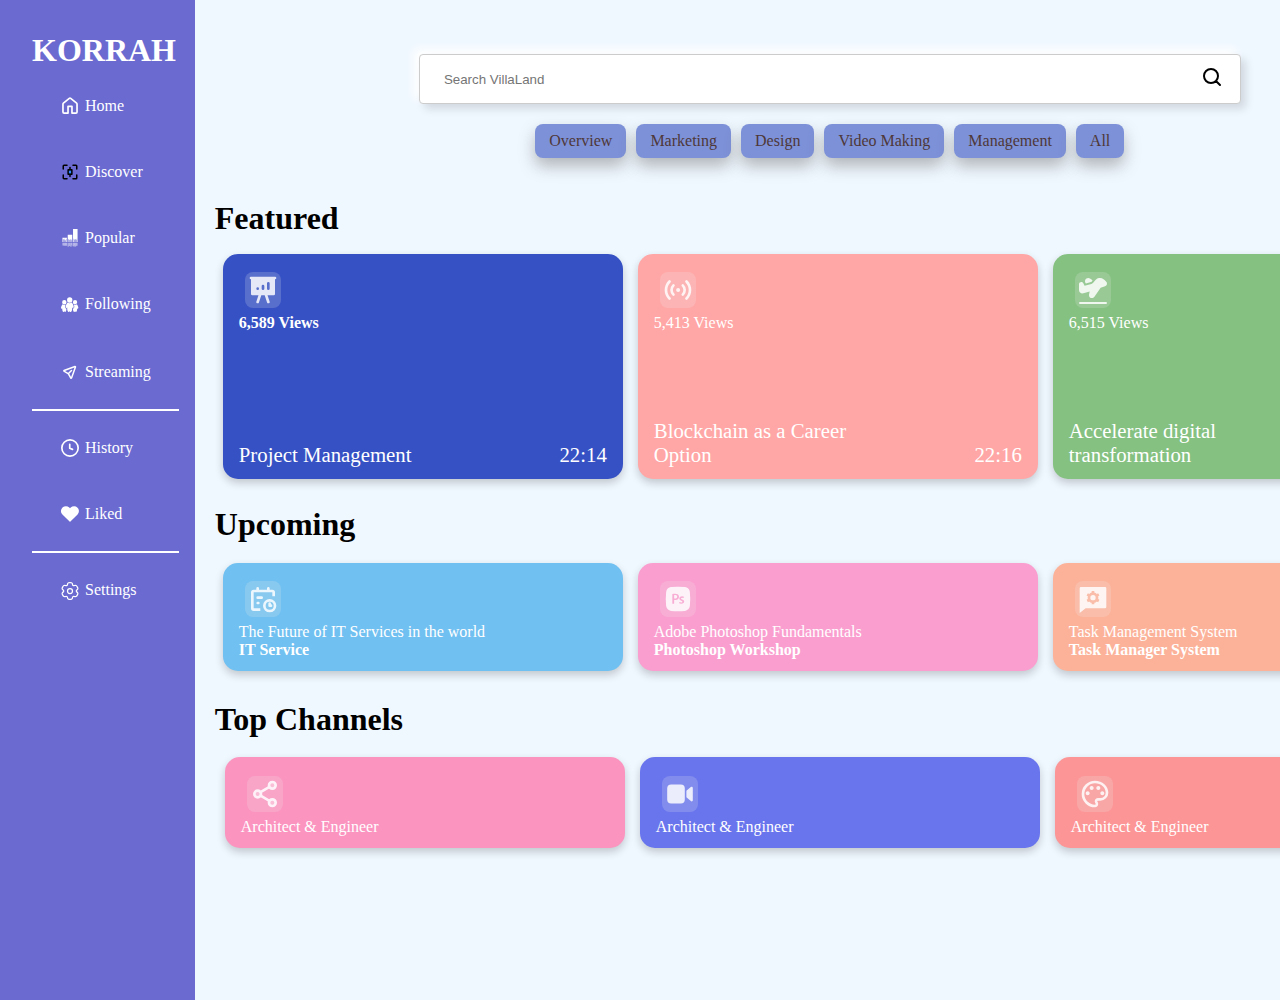
<file: URL/index.html>
<!DOCTYPE html>
<html lang="en">
  <head>
    <meta charset="UTF-8" />
    <meta name="viewport" content="width=device-width, initial-scale=1.0" />
    <title>URL-rep</title>
    <link rel="stylesheet" href="./main.css" />
  </head>

  <body>
    <div id="base">
      <!-- first div for the vertical first navigation division -->
      <div class="first-division">
        <h2>KORRAH</h2>
        <ul>
          <div class="side-bar">
            <li class="sidebar-li">
              <svg
                xmlns="http://www.w3.org/2000/svg"
                width="20"
                height="18"
                viewBox="0 0 16 16"
              >
                <path
                  fill="currentColor"
                  d="M6.906.664a1.749 1.749 0 0 1 2.187 0l5.25 4.2c.415.332.657.835.657 1.367v7.019A1.75 1.75 0 0 1 13.25 15h-3.5a.75.75 0 0 1-.75-.75V9H7v5.25a.75.75 0 0 1-.75.75h-3.5A1.75 1.75 0 0 1 1 13.25V6.23c0-.531.242-1.034.657-1.366l5.25-4.2Zm1.25 1.171a.25.25 0 0 0-.312 0l-5.25 4.2a.25.25 0 0 0-.094.196v7.019c0 .138.112.25.25.25H5.5V8.25a.75.75 0 0 1 .75-.75h3.5a.75.75 0 0 1 .75.75v5.25h2.75a.25.25 0 0 0 .25-.25V6.23a.25.25 0 0 0-.094-.195Z"
                />
              </svg>
              <span>Home</span>
            </li>
            <li class="sidebar-li">
              <svg
                xmlns="http://www.w3.org/2000/svg"
                width="20"
                height="18"
                viewBox="0 0 48 48"
              >
                <g
                  fill="none"
                  stroke="#000"
                  stroke-linejoin="round"
                  stroke-width="4"
                >
                  <path
                    stroke-linecap="round"
                    d="M16 6H8C6.89543 6 6 6.89543 6 8V16"
                  />
                  <path
                    stroke-linecap="round"
                    d="M16 42H8C6.89543 42 6 41.1046 6 40V32"
                  />
                  <path
                    stroke-linecap="round"
                    d="M32 42H40C41.1046 42 42 41.1046 42 40V32"
                  />
                  <path
                    stroke-linecap="round"
                    d="M32 6H40C41.1046 6 42 6.89543 42 8V16"
                  />
                  <rect width="10" height="12" x="19" y="18" fill="#2F88FF" />
                  <path stroke-linecap="round" d="M24 18V12" />
                  <path stroke-linecap="round" d="M24 36V30" />
                </g>
              </svg>
              <span>Discover</span>
            </li>
            <li class="sidebar-li">
              <svg
                xmlns="http://www.w3.org/2000/svg"
                width="20"
                height="18"
                viewBox="0 0 24 24"
              >
                <path
                  fill="currentColor"
                  d="M16.038 0h6.052v17.229h-.702v-4.333h-.413v4.333h-.29v-2.521h-.412v2.52h-.29v-4.04h-.413v4.04h-.289V13.98h-.414v3.25h-.33v-2.521h-.371v2.52h-.331v-3.791h-.413v3.792h-.289v-4.333h-.414v4.333h-.701c.02-5.73.02-11.457.02-17.229ZM8.995 7.624h6.01v9.605h-.66v-2.23h-.414v2.23h-.288v-3.5h-.414v3.5h-.289v-3.5h-.413v3.5h-.33v-2.77h-.372v2.77h-.331v-2.77h-.413v2.77h-.289V14.23h-.414v3h-.289v-3.793h-.412v3.793h-.703c.02-2.687.02-6.958.02-9.605zM7.28 12.896h-.414v4.29h-.288v-1.978h-.414v1.98h-.33v-2.772h-.372v2.77h-.33v-4.04h-.414v4.04H4.43v-2.228h-.414v2.229h-.289v-3.25h-.414v3.25h-.289v-3.75h-.412v3.75H1.91V11.54h6.011v5.646h-.66c.02-1.395.02-2.833.02-4.291zm5.969 5.5h.371V24h-.371Zm4.213 0h.33v5.52h-.33zm-7.436 5.396h-.33v-5.398h.33v5.397zm7.064-5.397v5.397h-.33v-5.398h.33zm-4.544 0h.33v5.23h-.33zm6.342 0h.33v5.23h-.33zm-9.894 0h.33v4.897h-.33v-4.898ZM19.92 23.25h-.33v-4.856h.33v4.855zm-9.17-.042h-.33v-4.833h.33zm4.254-.042h-.33v-4.79h.33v4.791zm-3.511-.374h-.372v-4.417h.372zm9.852.208h-.33v-4.625h.33zm-9.191-.208h-.33v-4.417h.33zm3.883-4.397h.331v4.417h-.33Zm-9.852 4.063v-4.082h.371v4.083h-.371Zm11.98-.042v-4.04h.371v4.041h-.371zM4.8 18.396h.33v4.25H4.8v-4.252Zm16.916 0h.372v4h-.372v-4.002ZM6.91 22.415v-4.04h.33v4.041h-.33Zm-1.426-.042v-3.998h.33v4h-.33Zm15.162 0h-.331v-3.998h.33v4zm-16.96-.04h-.33v-3.917h.33zm-.701-.23h-.372v-3.709h.372Zm10.967-3.709h.372v3.625h-.372zm-5.97 3.793h-.33v-3.793h.33zm-6.009-3.794h.33v3.584h-.33zm2.128 0h.33v3.584H4.1z"
                />
              </svg>
              Popular
            </li>
            <li class="sidebar-li">
              <svg
                xmlns="http://www.w3.org/2000/svg"
                width="20"
                height="20"
                viewBox="0 0 32 32"
              >
                <path
                  fill="currentColor"
                  d="M21.066 20.667c1.227-.682 1.068-3.31-.354-5.874c-.61-1.104-1.36-1.998-2.11-2.623a5.229 5.229 0 0 1-3.1 1.03a5.23 5.23 0 0 1-3.105-1.03c-.75.625-1.498 1.52-2.11 2.623c-1.423 2.563-1.58 5.192-.35 5.874c.548.312 1.126.078 1.722-.496a10.51 10.51 0 0 0-.167 1.874c0 2.938 1.14 5.312 2.543 5.312c.846 0 1.265-.865 1.466-2.188c.2 1.314.62 2.188 1.46 2.188c1.397 0 2.546-2.375 2.546-5.312c0-.66-.062-1.29-.168-1.873c.6.575 1.176.813 1.726.497zM15.5 12.2a4.279 4.279 0 1 0-.003-8.557A4.279 4.279 0 0 0 15.5 12.2zm8.594 2.714a3.514 3.514 0 0 0 0-7.025a3.513 3.513 0 1 0 .001 7.027zm4.28 2.13c-.502-.908-1.116-1.642-1.732-2.155a4.3 4.3 0 0 1-2.546.845c-.756 0-1.46-.207-2.076-.55c.496 1.093.803 2.2.86 3.19c.094 1.516-.38 2.64-1.328 3.165a2.017 2.017 0 0 1-.653.224c-.057.392-.096.8-.096 1.23c0 2.413.935 4.362 2.088 4.362c.694 0 1.04-.71 1.204-1.796c.163 1.08.508 1.796 1.2 1.796c1.145 0 2.09-1.95 2.09-4.36c0-.543-.053-1.06-.14-1.54c.492.473.966.668 1.418.408c1.007-.56.877-2.718-.29-4.82zm-21.468-2.13a3.512 3.512 0 1 0-3.514-3.512a3.515 3.515 0 0 0 3.514 3.514zm2.535 6.622c-1.592-.885-1.738-3.524-.456-6.354a4.242 4.242 0 0 1-2.078.553c-.956 0-1.832-.32-2.55-.846c-.615.512-1.228 1.246-1.732 2.153c-1.167 2.104-1.295 4.262-.287 4.82c.45.258.925.065 1.414-.406a8.83 8.83 0 0 0-.135 1.538c0 2.412.935 4.36 2.088 4.36c.694 0 1.04-.71 1.204-1.795c.165 1.08.51 1.796 1.2 1.796c1.147 0 2.09-1.95 2.09-4.36c0-.433-.04-.842-.097-1.234a2.02 2.02 0 0 1-.66-.226z"
                />
              </svg>
              Following
            </li>
            <li class="sidebar-li">
              <svg
                xmlns="http://www.w3.org/2000/svg"
                width="20"
                height="18"
                viewBox="0 0 24 24"
              >
                <g fill="none" fill-rule="evenodd">
                  <path
                    d="M24 0v24H0V0h24ZM12.594 23.258l-.012.002l-.071.035l-.02.004l-.014-.004l-.071-.036c-.01-.003-.019 0-.024.006l-.004.01l-.017.428l.005.02l.01.013l.104.074l.015.004l.012-.004l.104-.074l.012-.016l.004-.017l-.017-.427c-.002-.01-.009-.017-.016-.018Zm.264-.113l-.014.002l-.184.093l-.01.01l-.003.011l.018.43l.005.012l.008.008l.201.092c.012.004.023 0 .029-.008l.004-.014l-.034-.614c-.003-.012-.01-.02-.02-.022Zm-.715.002a.023.023 0 0 0-.027.006l-.006.014l-.034.614c0 .012.007.02.017.024l.015-.002l.201-.093l.01-.008l.003-.011l.018-.43l-.003-.012l-.01-.01l-.184-.092Z"
                  />
                  <path
                    fill="currentColor"
                    d="M17.991 6.01L5.399 10.563l4.195 2.428l3.699-3.7a1 1 0 0 1 1.414 1.415l-3.7 3.7l2.43 4.194L17.99 6.01Zm.323-2.244c1.195-.433 2.353.725 1.92 1.92l-5.282 14.605c-.434 1.198-2.07 1.344-2.709.241l-3.217-5.558l-5.558-3.217c-1.103-.639-.958-2.275.241-2.709l14.605-5.282Z"
                  />
                </g>
              </svg>
              Streaming
            </li>
          </div>
          <div class="side-bar-sec2">
            <li class="sidebar-li">
              <svg
                xmlns="http://www.w3.org/2000/svg"
                width="20"
                height="18"
                viewBox="0 0 16 16"
              >
                <path
                  fill="currentColor"
                  d="M8 0a8 8 0 1 1 0 16A8 8 0 0 1 8 0ZM1.5 8a6.5 6.5 0 1 0 13 0a6.5 6.5 0 0 0-13 0Zm7-3.25v2.992l2.028.812a.75.75 0 0 1-.557 1.392l-2.5-1A.751.751 0 0 1 7 8.25v-3.5a.75.75 0 0 1 1.5 0Z"
                />
              </svg>
              History
            </li>
            <li class="sidebar-li">
              <svg
                xmlns="http://www.w3.org/2000/svg"
                width="20"
                height="18"
                viewBox="0 0 15 15"
              >
                <path
                  fill="currentColor"
                  d="M4.036 1a4.036 4.036 0 0 0-2.854 6.89l5.964 5.964a.5.5 0 0 0 .708 0l5.964-5.965a4.036 4.036 0 0 0-5.707-5.707l-.611.61l-.61-.61A4.036 4.036 0 0 0 4.035 1Z"
                />
              </svg>
              Liked
            </li>
          </div>
          <div class="side-bar-sec3">
            <li class="sidebar-li">
              <svg
                xmlns="http://www.w3.org/2000/svg"
                width="20"
                height="20"
                viewBox="0 0 24 24"
              >
                <g fill="none" stroke="currentColor" stroke-width="1.5">
                  <circle cx="12" cy="12" r="3" />
                  <path
                    d="M13.765 2.152C13.398 2 12.932 2 12 2c-.932 0-1.398 0-1.765.152a2 2 0 0 0-1.083 1.083c-.092.223-.129.484-.143.863a1.617 1.617 0 0 1-.79 1.353a1.617 1.617 0 0 1-1.567.008c-.336-.178-.579-.276-.82-.308a2 2 0 0 0-1.478.396C4.04 5.79 3.806 6.193 3.34 7c-.466.807-.7 1.21-.751 1.605a2 2 0 0 0 .396 1.479c.148.192.355.353.676.555c.473.297.777.803.777 1.361c0 .558-.304 1.064-.777 1.36c-.321.203-.529.364-.676.556a2 2 0 0 0-.396 1.479c.052.394.285.798.75 1.605c.467.807.7 1.21 1.015 1.453a2 2 0 0 0 1.479.396c.24-.032.483-.13.819-.308a1.617 1.617 0 0 1 1.567.008c.483.28.77.795.79 1.353c.014.38.05.64.143.863a2 2 0 0 0 1.083 1.083C10.602 22 11.068 22 12 22c.932 0 1.398 0 1.765-.152a2 2 0 0 0 1.083-1.083c.092-.223.129-.483.143-.863c.02-.558.307-1.074.79-1.353a1.617 1.617 0 0 1 1.567-.008c.336.178.579.276.819.308a2 2 0 0 0 1.479-.396c.315-.242.548-.646 1.014-1.453c.466-.807.7-1.21.751-1.605a2 2 0 0 0-.396-1.479c-.148-.192-.355-.353-.676-.555A1.617 1.617 0 0 1 19.562 12c0-.558.304-1.064.777-1.36c.321-.203.529-.364.676-.556a2 2 0 0 0 .396-1.479c-.052-.394-.285-.798-.75-1.605c-.467-.807-.7-1.21-1.015-1.453a2 2 0 0 0-1.479-.396c-.24.032-.483.13-.82.308a1.617 1.617 0 0 1-1.566-.008a1.617 1.617 0 0 1-.79-1.353c-.014-.38-.05-.64-.143-.863a2 2 0 0 0-1.083-1.083Z"
                  />
                </g>
              </svg>
              Settings
            </li>
          </div>
        </ul>
      </div>

      <!-- ========================================================== -->
      <!-- for the mobile view  -->
      <!-- ==========================================================      <div class="first-division"> -->
      <div class="upper-nav">
        <div class="iconify" id="menu">
          <svg
            xmlns="http://www.w3.org/2000/svg"
            width="24"
            height="24"
            viewBox="0 0 24 24"
          >
            <path
              fill="none"
              stroke="currentColor"
              stroke-linecap="round"
              stroke-linejoin="round"
              stroke-width="2"
              d="M4 12h16M4 6h16M4 18h16"
            />
          </svg>
        </div>
        <div>
          <h1>CORASON</h1>
        </div>
        <div class="iconify" id="file">
          <svg
            xmlns="http://www.w3.org/2000/svg"
            width="24"
            height="24"
            viewBox="0 0 2048 2048"
          >
            <path
              fill="currentColor"
              d="M608 256q45 0 77 9t58 24t46 31t40 31t44 23t55 10h992q27 0 50 10t40 27t28 41t10 50v896h-128V512H928q-31 0-54 9t-44 24t-41 31t-45 31t-58 23t-78 10H128v1024h1024v128H0V384q0-27 10-50t27-40t41-28t50-10h480zm0 256q24 0 42-4t33-13t29-20t32-27q-17-15-31-26t-30-20t-33-13t-42-5H128v128h480zm1184 1152h256v128h-256v256h-128v-256h-256v-128h256v-256h128v256zm-339-723l-429 430l-429-430l90-90l339 338l339-338l90 90z"
            />
          </svg>
        </div>
      </div>
      <div class="trial">
        <!-- cross icon for the mobile -->
        <div class="search-cross">
          <div id="cross">
            <span>
              <svg
                xmlns="http://www.w3.org/2000/svg"
                width="23"
                height="23"
                viewBox="0 0 15 15"
              >
                <path
                  fill="currentColor"
                  fill-rule="evenodd"
                  d="M11.782 4.032a.575.575 0 1 0-.813-.814L7.5 6.687L4.032 3.218a.575.575 0 0 0-.814.814L6.687 7.5l-3.469 3.468a.575.575 0 0 0 .814.814L7.5 8.313l3.469 3.469a.575.575 0 0 0 .813-.814L8.313 7.5l3.469-3.468Z"
                  clip-rule="evenodd"
                />
              </svg>
            </span>
          </div>
          <!-- the cross icon ends here -->
          <div class="topnav1">
            <div class="search1">
              <input
                class="input-field"
                type="text"
                placeholder="Search VillaLand"
              />
            </div>
            <div class="text-[#000000] text-xl">
              <svg
                xmlns="http://www.w3.org/2000/svg"
                width="24"
                height="24"
                viewBox="0 0 24 24"
              >
                <path
                  fill="none"
                  stroke="currentColor"
                  stroke-linecap="round"
                  stroke-linejoin="round"
                  stroke-width="2"
                  d="m20 20l-4.05-4.05m0 0a7 7 0 1 0-9.9-9.9a7 7 0 0 0 9.9 9.9z"
                />
              </svg>
            </div>
          </div>
        </div>

        <ul>
          <div class="mobile-bar">
            <li class="mobilebar-li">
              <svg
                xmlns="http://www.w3.org/2000/svg"
                width="20"
                height="18"
                viewBox="0 0 16 16"
              >
                <path
                  fill="currentColor"
                  d="M6.906.664a1.749 1.749 0 0 1 2.187 0l5.25 4.2c.415.332.657.835.657 1.367v7.019A1.75 1.75 0 0 1 13.25 15h-3.5a.75.75 0 0 1-.75-.75V9H7v5.25a.75.75 0 0 1-.75.75h-3.5A1.75 1.75 0 0 1 1 13.25V6.23c0-.531.242-1.034.657-1.366l5.25-4.2Zm1.25 1.171a.25.25 0 0 0-.312 0l-5.25 4.2a.25.25 0 0 0-.094.196v7.019c0 .138.112.25.25.25H5.5V8.25a.75.75 0 0 1 .75-.75h3.5a.75.75 0 0 1 .75.75v5.25h2.75a.25.25 0 0 0 .25-.25V6.23a.25.25 0 0 0-.094-.195Z"
                />
              </svg>
              <span>Home</span>
            </li>
            <li class="mobilebar-li">
              <svg
                xmlns="http://www.w3.org/2000/svg"
                width="20"
                height="18"
                viewBox="0 0 48 48"
              >
                <g
                  fill="none"
                  stroke="#000"
                  stroke-linejoin="round"
                  stroke-width="4"
                >
                  <path
                    stroke-linecap="round"
                    d="M16 6H8C6.89543 6 6 6.89543 6 8V16"
                  />
                  <path
                    stroke-linecap="round"
                    d="M16 42H8C6.89543 42 6 41.1046 6 40V32"
                  />
                  <path
                    stroke-linecap="round"
                    d="M32 42H40C41.1046 42 42 41.1046 42 40V32"
                  />
                  <path
                    stroke-linecap="round"
                    d="M32 6H40C41.1046 6 42 6.89543 42 8V16"
                  />
                  <rect width="10" height="12" x="19" y="18" fill="#2F88FF" />
                  <path stroke-linecap="round" d="M24 18V12" />
                  <path stroke-linecap="round" d="M24 36V30" />
                </g>
              </svg>
              <span>Discover</span>
            </li>
            <li class="mobilebar-li">
              <svg
                xmlns="http://www.w3.org/2000/svg"
                width="20"
                height="18"
                viewBox="0 0 24 24"
              >
                <path
                  fill="currentColor"
                  d="M16.038 0h6.052v17.229h-.702v-4.333h-.413v4.333h-.29v-2.521h-.412v2.52h-.29v-4.04h-.413v4.04h-.289V13.98h-.414v3.25h-.33v-2.521h-.371v2.52h-.331v-3.791h-.413v3.792h-.289v-4.333h-.414v4.333h-.701c.02-5.73.02-11.457.02-17.229ZM8.995 7.624h6.01v9.605h-.66v-2.23h-.414v2.23h-.288v-3.5h-.414v3.5h-.289v-3.5h-.413v3.5h-.33v-2.77h-.372v2.77h-.331v-2.77h-.413v2.77h-.289V14.23h-.414v3h-.289v-3.793h-.412v3.793h-.703c.02-2.687.02-6.958.02-9.605zM7.28 12.896h-.414v4.29h-.288v-1.978h-.414v1.98h-.33v-2.772h-.372v2.77h-.33v-4.04h-.414v4.04H4.43v-2.228h-.414v2.229h-.289v-3.25h-.414v3.25h-.289v-3.75h-.412v3.75H1.91V11.54h6.011v5.646h-.66c.02-1.395.02-2.833.02-4.291zm5.969 5.5h.371V24h-.371Zm4.213 0h.33v5.52h-.33zm-7.436 5.396h-.33v-5.398h.33v5.397zm7.064-5.397v5.397h-.33v-5.398h.33zm-4.544 0h.33v5.23h-.33zm6.342 0h.33v5.23h-.33zm-9.894 0h.33v4.897h-.33v-4.898ZM19.92 23.25h-.33v-4.856h.33v4.855zm-9.17-.042h-.33v-4.833h.33zm4.254-.042h-.33v-4.79h.33v4.791zm-3.511-.374h-.372v-4.417h.372zm9.852.208h-.33v-4.625h.33zm-9.191-.208h-.33v-4.417h.33zm3.883-4.397h.331v4.417h-.33Zm-9.852 4.063v-4.082h.371v4.083h-.371Zm11.98-.042v-4.04h.371v4.041h-.371zM4.8 18.396h.33v4.25H4.8v-4.252Zm16.916 0h.372v4h-.372v-4.002ZM6.91 22.415v-4.04h.33v4.041h-.33Zm-1.426-.042v-3.998h.33v4h-.33Zm15.162 0h-.331v-3.998h.33v4zm-16.96-.04h-.33v-3.917h.33zm-.701-.23h-.372v-3.709h.372Zm10.967-3.709h.372v3.625h-.372zm-5.97 3.793h-.33v-3.793h.33zm-6.009-3.794h.33v3.584h-.33zm2.128 0h.33v3.584H4.1z"
                />
              </svg>
              Popular
            </li>
            <li class="mobilebar-li">
              <svg
                xmlns="http://www.w3.org/2000/svg"
                width="20"
                height="20"
                viewBox="0 0 32 32"
              >
                <path
                  fill="currentColor"
                  d="M21.066 20.667c1.227-.682 1.068-3.31-.354-5.874c-.61-1.104-1.36-1.998-2.11-2.623a5.229 5.229 0 0 1-3.1 1.03a5.23 5.23 0 0 1-3.105-1.03c-.75.625-1.498 1.52-2.11 2.623c-1.423 2.563-1.58 5.192-.35 5.874c.548.312 1.126.078 1.722-.496a10.51 10.51 0 0 0-.167 1.874c0 2.938 1.14 5.312 2.543 5.312c.846 0 1.265-.865 1.466-2.188c.2 1.314.62 2.188 1.46 2.188c1.397 0 2.546-2.375 2.546-5.312c0-.66-.062-1.29-.168-1.873c.6.575 1.176.813 1.726.497zM15.5 12.2a4.279 4.279 0 1 0-.003-8.557A4.279 4.279 0 0 0 15.5 12.2zm8.594 2.714a3.514 3.514 0 0 0 0-7.025a3.513 3.513 0 1 0 .001 7.027zm4.28 2.13c-.502-.908-1.116-1.642-1.732-2.155a4.3 4.3 0 0 1-2.546.845c-.756 0-1.46-.207-2.076-.55c.496 1.093.803 2.2.86 3.19c.094 1.516-.38 2.64-1.328 3.165a2.017 2.017 0 0 1-.653.224c-.057.392-.096.8-.096 1.23c0 2.413.935 4.362 2.088 4.362c.694 0 1.04-.71 1.204-1.796c.163 1.08.508 1.796 1.2 1.796c1.145 0 2.09-1.95 2.09-4.36c0-.543-.053-1.06-.14-1.54c.492.473.966.668 1.418.408c1.007-.56.877-2.718-.29-4.82zm-21.468-2.13a3.512 3.512 0 1 0-3.514-3.512a3.515 3.515 0 0 0 3.514 3.514zm2.535 6.622c-1.592-.885-1.738-3.524-.456-6.354a4.242 4.242 0 0 1-2.078.553c-.956 0-1.832-.32-2.55-.846c-.615.512-1.228 1.246-1.732 2.153c-1.167 2.104-1.295 4.262-.287 4.82c.45.258.925.065 1.414-.406a8.83 8.83 0 0 0-.135 1.538c0 2.412.935 4.36 2.088 4.36c.694 0 1.04-.71 1.204-1.795c.165 1.08.51 1.796 1.2 1.796c1.147 0 2.09-1.95 2.09-4.36c0-.433-.04-.842-.097-1.234a2.02 2.02 0 0 1-.66-.226z"
                />
              </svg>
              Following
            </li>
            <li class="mobilebar-li">
              <svg
                xmlns="http://www.w3.org/2000/svg"
                width="20"
                height="18"
                viewBox="0 0 24 24"
              >
                <g fill="none" fill-rule="evenodd">
                  <path
                    d="M24 0v24H0V0h24ZM12.594 23.258l-.012.002l-.071.035l-.02.004l-.014-.004l-.071-.036c-.01-.003-.019 0-.024.006l-.004.01l-.017.428l.005.02l.01.013l.104.074l.015.004l.012-.004l.104-.074l.012-.016l.004-.017l-.017-.427c-.002-.01-.009-.017-.016-.018Zm.264-.113l-.014.002l-.184.093l-.01.01l-.003.011l.018.43l.005.012l.008.008l.201.092c.012.004.023 0 .029-.008l.004-.014l-.034-.614c-.003-.012-.01-.02-.02-.022Zm-.715.002a.023.023 0 0 0-.027.006l-.006.014l-.034.614c0 .012.007.02.017.024l.015-.002l.201-.093l.01-.008l.003-.011l.018-.43l-.003-.012l-.01-.01l-.184-.092Z"
                  />
                  <path
                    fill="currentColor"
                    d="M17.991 6.01L5.399 10.563l4.195 2.428l3.699-3.7a1 1 0 0 1 1.414 1.415l-3.7 3.7l2.43 4.194L17.99 6.01Zm.323-2.244c1.195-.433 2.353.725 1.92 1.92l-5.282 14.605c-.434 1.198-2.07 1.344-2.709.241l-3.217-5.558l-5.558-3.217c-1.103-.639-.958-2.275.241-2.709l14.605-5.282Z"
                  />
                </g>
              </svg>
              Streaming
            </li>
          </div>
          <div class="mobile-bar-sec2">
            <li class="mobilebar-li">
              <svg
                xmlns="http://www.w3.org/2000/svg"
                width="20"
                height="18"
                viewBox="0 0 16 16"
              >
                <path
                  fill="currentColor"
                  d="M8 0a8 8 0 1 1 0 16A8 8 0 0 1 8 0ZM1.5 8a6.5 6.5 0 1 0 13 0a6.5 6.5 0 0 0-13 0Zm7-3.25v2.992l2.028.812a.75.75 0 0 1-.557 1.392l-2.5-1A.751.751 0 0 1 7 8.25v-3.5a.75.75 0 0 1 1.5 0Z"
                />
              </svg>
              History
            </li>
            <li class="mobilebar-li">
              <svg
                xmlns="http://www.w3.org/2000/svg"
                width="20"
                height="18"
                viewBox="0 0 15 15"
              >
                <path
                  fill="currentColor"
                  d="M4.036 1a4.036 4.036 0 0 0-2.854 6.89l5.964 5.964a.5.5 0 0 0 .708 0l5.964-5.965a4.036 4.036 0 0 0-5.707-5.707l-.611.61l-.61-.61A4.036 4.036 0 0 0 4.035 1Z"
                />
              </svg>
              Liked
            </li>
          </div>
          <div class="mobile-bar-sec3">
            <li class="mobilebar-li">
              <svg
                xmlns="http://www.w3.org/2000/svg"
                width="20"
                height="20"
                viewBox="0 0 24 24"
              >
                <g fill="none" stroke="currentColor" stroke-width="1.5">
                  <circle cx="12" cy="12" r="3" />
                  <path
                    d="M13.765 2.152C13.398 2 12.932 2 12 2c-.932 0-1.398 0-1.765.152a2 2 0 0 0-1.083 1.083c-.092.223-.129.484-.143.863a1.617 1.617 0 0 1-.79 1.353a1.617 1.617 0 0 1-1.567.008c-.336-.178-.579-.276-.82-.308a2 2 0 0 0-1.478.396C4.04 5.79 3.806 6.193 3.34 7c-.466.807-.7 1.21-.751 1.605a2 2 0 0 0 .396 1.479c.148.192.355.353.676.555c.473.297.777.803.777 1.361c0 .558-.304 1.064-.777 1.36c-.321.203-.529.364-.676.556a2 2 0 0 0-.396 1.479c.052.394.285.798.75 1.605c.467.807.7 1.21 1.015 1.453a2 2 0 0 0 1.479.396c.24-.032.483-.13.819-.308a1.617 1.617 0 0 1 1.567.008c.483.28.77.795.79 1.353c.014.38.05.64.143.863a2 2 0 0 0 1.083 1.083C10.602 22 11.068 22 12 22c.932 0 1.398 0 1.765-.152a2 2 0 0 0 1.083-1.083c.092-.223.129-.483.143-.863c.02-.558.307-1.074.79-1.353a1.617 1.617 0 0 1 1.567-.008c.336.178.579.276.819.308a2 2 0 0 0 1.479-.396c.315-.242.548-.646 1.014-1.453c.466-.807.7-1.21.751-1.605a2 2 0 0 0-.396-1.479c-.148-.192-.355-.353-.676-.555A1.617 1.617 0 0 1 19.562 12c0-.558.304-1.064.777-1.36c.321-.203.529-.364.676-.556a2 2 0 0 0 .396-1.479c-.052-.394-.285-.798-.75-1.605c-.467-.807-.7-1.21-1.015-1.453a2 2 0 0 0-1.479-.396c-.24.032-.483.13-.82.308a1.617 1.617 0 0 1-1.566-.008a1.617 1.617 0 0 1-.79-1.353c-.014-.38-.05-.64-.143-.863a2 2 0 0 0-1.083-1.083Z"
                  />
                </g>
              </svg>
              Settings
            </li>
          </div>
        </ul>
      </div>
      <div class="prof1">
        <div class="face">
          <img src="me.jpeg" />
          <h4>Della Milley</h4>
        </div>
        <div class="pigs-con">
          <div class="pictures">
            <img src="random pic/Beach.webp" />
          </div>
          <div class="pictures">
            <img src="random pic/park.webp" />
          </div>
          <div class="pictures">
            <img src="random pic/sand.webp" />
          </div>
          <div class="pictures">
            <img src="random pic/scenic.webp" />
          </div>
          <div class="pictures">
            <img src="random pic/traveler.webp" />
          </div>
          <div class="pictures">
            <img src="random pic/view.webp" />
          </div>
        </div>
      </div>
      <!-- it ends here! for the mobile view -->

      <!-- secong div for the vertical second navigation division -->
      <div class="second-division">
        <div class="topnav">
          <div class="search">
            <input
              class="input-field"
              type="text"
              placeholder="Search VillaLand"
            />
            <div class="text-[#3651c6] text-xl">
              <svg
                xmlns="http://www.w3.org/2000/svg"
                width="24"
                height="24"
                viewBox="0 0 24 24"
              >
                <path
                  fill="none"
                  stroke="currentColor"
                  stroke-linecap="round"
                  stroke-linejoin="round"
                  stroke-width="2"
                  d="m20 20l-4.05-4.05m0 0a7 7 0 1 0-9.9-9.9a7 7 0 0 0 9.9 9.9z"
                />
              </svg>
            </div>
          </div>
          <div>
            <ul class="top-bar">
              <li>Overview</li>
              <li>Marketing</li>
              <li>Design</li>
              <li>Video Making</li>
              <li>Management</li>
              <li>All</li>
            </ul>
          </div>
        </div>

        <!-- for the tablet responsiveness -->
        <div class="tablet-head">
          <div class="top">
            <div class="search2">
              <input
                class="input-field"
                type="text"
                placeholder="Search VillaLand"
              />
              <div class="text-[#3651c6] text-xl">
                <svg
                  xmlns="http://www.w3.org/2000/svg"
                  width="24"
                  height="24"
                  viewBox="0 0 24 24"
                >
                  <path
                    fill="none"
                    stroke="currentColor"
                    stroke-linecap="round"
                    stroke-linejoin="round"
                    stroke-width="2"
                    d="m20 20l-4.05-4.05m0 0a7 7 0 1 0-9.9-9.9a7 7 0 0 0 9.9 9.9z"
                  />
                </svg>
              </div>
            </div>
            <div class="iconify2" id="files">
              <svg
                xmlns="http://www.w3.org/2000/svg"
                width="30"
                height="30"
                viewBox="0 0 2048 2048"
              >
                <path
                  fill="currentColor"
                  d="M608 256q45 0 77 9t58 24t46 31t40 31t44 23t55 10h992q27 0 50 10t40 27t28 41t10 50v896h-128V512H928q-31 0-54 9t-44 24t-41 31t-45 31t-58 23t-78 10H128v1024h1024v128H0V384q0-27 10-50t27-40t41-28t50-10h480zm0 256q24 0 42-4t33-13t29-20t32-27q-17-15-31-26t-30-20t-33-13t-42-5H128v128h480zm1184 1152h256v128h-256v256h-128v-256h-256v-128h256v-256h128v256zm-339-723l-429 430l-429-430l90-90l339 338l339-338l90 90z"
                />
              </svg>
            </div>
          </div>
          <div>
            <ul class="top-bar">
              <li>Overview</li>
              <li>Marketing</li>
              <li>Design</li>
              <li>Video Making</li>
              <li>Management</li>
              <li>All</li>
            </ul>
          </div>
        </div>

        <!-- {the div section for the first row of cards} -->
        <div class="cards-container">
          <h2>Featured</h2>
          <div class="first-row">
            <div class="card feature-card one">
              <div class="icon">
                <svg
                  xmlns="http://www.w3.org/2000/svg"
                  width="32"
                  height="32"
                  viewBox="0 0 24 24"
                >
                  <path
                    fill="currentColor"
                    fill-rule="evenodd"
                    d="M2 3a1 1 0 0 1 1-1h18a1 1 0 1 1 0 2v11a1 1 0 0 1-1 1h-4.613l1.562 4.684a1 1 0 0 1-1.898.632L13.28 16h-2.558L8.95 21.316a1 1 0 1 1-1.898-.632L8.613 16H4a1 1 0 0 1-1-1V4a1 1 0 0 1-1-1zm15 4a1 1 0 1 0-2 0v4a1 1 0 1 0 2 0V7zm-4 2a1 1 0 1 0-2 0v2a1 1 0 1 0 2 0V9zm-5 1a1 1 0 1 0 0 2h.01a1 1 0 1 0 0-2H8z"
                    clip-rule="evenodd"
                  />
                </svg>
              </div>
              <h4>6,589 Views</h4>

              <div class="sub-container">
                <p class="card-desc">Project Management</p>

                <p>22:14</p>
              </div>
            </div>
            <div class="card feature-card two">
              <div class="icon">
                <svg
                  xmlns="http://www.w3.org/2000/svg"
                  width="32"
                  height="32"
                  viewBox="0 0 24 24"
                >
                  <path
                    fill="currentColor"
                    d="M6.343 4.938a1 1 0 0 1 0 1.415a8.003 8.003 0 0 0 0 11.317a1 1 0 1 1-1.414 1.414c-3.907-3.906-3.907-10.24 0-14.146a1 1 0 0 1 1.414 0Zm12.732 0c3.906 3.907 3.906 10.24 0 14.146a1 1 0 0 1-1.415-1.414a8.003 8.003 0 0 0 0-11.317a1 1 0 0 1 1.415-1.415ZM9.31 7.812a1 1 0 0 1 0 1.414a3.92 3.92 0 0 0 0 5.544a1 1 0 1 1-1.415 1.414a5.92 5.92 0 0 1 0-8.372a1 1 0 0 1 1.415 0Zm6.958 0a5.92 5.92 0 0 1 0 8.372a1 1 0 0 1-1.414-1.414a3.92 3.92 0 0 0 0-5.544a1 1 0 0 1 1.414-1.414Zm-4.186 2.77a1.5 1.5 0 1 1 0 3a1.5 1.5 0 0 1 0-3Z"
                  />
                </svg>
              </div>
              <h>5,413 Views</h>
              <div class="sub-container">
                <p class="card-desc">Blockchain as a Career Option</p>
                <p>22:16</p>
              </div>
            </div>
            <div class="card feature-card three">
              <div class="icon">
                <svg
                  xmlns="http://www.w3.org/2000/svg"
                  width="32"
                  height="32"
                  viewBox="0 0 16 16"
                >
                  <path
                    fill="currentColor"
                    d="M8.591 3.742c-.107.14-.204.279-.289.408c-.283.43-.667.745-1.099.858l-3.432.904l-.605-1.249C2.638 3.573 1 3.95 1 5.16V8c0 1.16 1.108 2 2.225 1.684l3.105-.875l-.312 1.408c-.357 1.607 1.76 2.532 2.697 1.18l3.106-4.481l2.232-.818c.05-.019.1-.04.147-.064c.618-.307.978-1.033.713-1.705l-.008-.02a1.394 1.394 0 0 0-.16-.284l-.027-.039a7.216 7.216 0 0 0-.217-.28C13.875 2.93 12.854 2.008 11.503 2a2.676 2.676 0 0 0-.57.058c-.546.115-1.022.39-1.415.709a5.68 5.68 0 0 0-.91.953l-.017.022ZM4.443 4.7l-.099-.128C3.532 3.525 4.28 2 5.605 2c.323 0 .637.097.903.28l1.274.873a8.525 8.525 0 0 0-.314.446c-.188.284-.387.408-.52.442l-2.505.66ZM1.5 14a.5.5 0 0 0 0 1h13a.5.5 0 0 0 0-1h-13Z"
                  />
                </svg>
              </div>
              <h>6,515 Views</h>
              <div class="sub-container">
                <p class="card-desc">Accelerate digital transformation</p>
                <p>22:18</p>
              </div>
            </div>
          </div>
        </div>

        <!--secong row stuff  -->

        <div class="cards-container">
          <h2>Upcoming</h2>
          <div class="second-row">
            <div class="card four">
              <div class="">
                <div class="icon">
                  <svg
                    xmlns="http://www.w3.org/2000/svg"
                    width="32"
                    height="32"
                    viewBox="0 0 24 24"
                  >
                    <g fill="none">
                      <path
                        d="M24 0v24H0V0h24ZM12.594 23.258l-.012.002l-.071.035l-.02.004l-.014-.004l-.071-.036c-.01-.003-.019 0-.024.006l-.004.01l-.017.428l.005.02l.01.013l.104.074l.015.004l.012-.004l.104-.074l.012-.016l.004-.017l-.017-.427c-.002-.01-.009-.017-.016-.018Zm.264-.113l-.014.002l-.184.093l-.01.01l-.003.011l.018.43l.005.012l.008.008l.201.092c.012.004.023 0 .029-.008l.004-.014l-.034-.614c-.003-.012-.01-.02-.02-.022Zm-.715.002a.023.023 0 0 0-.027.006l-.006.014l-.034.614c0 .012.007.02.017.024l.015-.002l.201-.093l.01-.008l.003-.011l.018-.43l-.003-.012l-.01-.01l-.184-.092Z"
                      />
                      <path
                        fill="currentColor"
                        d="M17 12a5 5 0 1 1 0 10a5 5 0 0 1 0-10Zm-1-9a1 1 0 0 1 1 1v1h2a2 2 0 0 1 2 2v3h-2V7H5v12h5v2H5a2 2 0 0 1-2-2V7a2 2 0 0 1 2-2h2V4a1 1 0 0 1 2 0v1h6V4a1 1 0 0 1 1-1Zm1 11a3 3 0 1 0 0 6a3 3 0 0 0 0-6Zm0 .5a1 1 0 0 1 1 1v.5a1 1 0 1 1 0 2h-1a1 1 0 0 1-1-1v-1.5a1 1 0 0 1 1-1ZM8.5 14a1 1 0 0 1 .117 1.993L8.5 16H8a1 1 0 0 1-.117-1.993L8 14h.5Zm2.5-4a1 1 0 1 1 0 2H8a1 1 0 1 1 0-2h3Z"
                      />
                    </g>
                  </svg>
                </div>
                <p>The Future of IT Services in the world</p>
              </div>
              <div class="container">
                <h4><b>IT Service</b></h4>
              </div>
            </div>

            <div class="card five">
              <div class="">
                <div class="icon">
                  <svg
                    xmlns="http://www.w3.org/2000/svg"
                    width="32"
                    height="32"
                    viewBox="0 0 24 24"
                  >
                    <path
                      fill="currentColor"
                      d="M9.876 9.065c-.374 0-.638.033-.78.066v2.508c.164.044.384.055.66.055c1.011 0 1.627-.495 1.627-1.364c0-.825-.572-1.265-1.507-1.265Z"
                    />
                    <path
                      fill="currentColor"
                      fill-rule="evenodd"
                      d="M6.77 3.082a47.472 47.472 0 0 1 10.46 0c1.899.212 3.43 1.707 3.653 3.613a45.67 45.67 0 0 1 0 10.61c-.223 1.906-1.754 3.401-3.652 3.614a47.468 47.468 0 0 1-10.461 0c-1.899-.213-3.43-1.708-3.653-3.613a45.672 45.672 0 0 1 0-10.611C3.34 4.789 4.871 3.294 6.77 3.082ZM9.095 15.5H7.753V8.185c.484-.088 1.155-.154 2.068-.154c.99 0 1.716.209 2.19.605c.44.363.725.946.725 1.639c0 .704-.22 1.287-.638 1.683c-.539.539-1.386.792-2.343.792c-.253 0-.484-.011-.66-.044V15.5Zm5.37.121c-.65 0-1.232-.165-1.628-.385l.264-.979c.308.187.89.385 1.375.385c.594 0 .858-.242.858-.594c0-.363-.22-.55-.88-.781c-1.045-.363-1.485-.935-1.474-1.562c0-.946.78-1.683 2.024-1.683c.594 0 1.11.154 1.419.319l-.264.957a2.406 2.406 0 0 0-1.133-.308c-.484 0-.748.231-.748.561c0 .341.253.506.935.748c.968.352 1.419.847 1.43 1.639c0 .968-.76 1.683-2.178 1.683Z"
                      clip-rule="evenodd"
                    />
                  </svg>
                </div>
                <p>Adobe Photoshop Fundamentals</p>
              </div>
              <div class="container">
                <h4><b>Photoshop Workshop</b></h4>
              </div>
            </div>
            <div class="card six">
              <div class="">
                <div class="icon">
                  <svg
                    xmlns="http://www.w3.org/2000/svg"
                    width="32"
                    height="32"
                    viewBox="0 0 24 24"
                  >
                    <path
                      fill="currentColor"
                      d="M6.455 19L2 22.5V4a1 1 0 0 1 1-1h18a1 1 0 0 1 1 1v14a1 1 0 0 1-1 1H6.455Zm1.69-6.929l-.975.563l1 1.732l.976-.563c.501.51 1.14.887 1.854 1.071V16h2v-1.126a3.996 3.996 0 0 0 1.854-1.072l.976.564l1-1.732l-.975-.563a4.004 4.004 0 0 0 0-2.142l.975-.563l-1-1.732l-.976.563A3.996 3.996 0 0 0 13 7.126V6h-2v1.126a3.996 3.996 0 0 0-1.854 1.071l-.976-.563l-1 1.732l.975.563a4.004 4.004 0 0 0 0 2.142ZM12 13a2 2 0 1 1 0-4a2 2 0 0 1 0 4Z"
                    />
                  </svg>
                </div>
                <p>Task Management System</p>
              </div>
              <div class="container">
                <h4><b>Task Manager System</b></h4>
              </div>
            </div>
          </div>
        </div>

        <!-- for the third row -->
        <div class="cards-container">
          <h2>Top Channels</h2>
          <div class="third-row">
            <div class="card sept">
              <div class="">
                <div class="icon">
                  <svg
                    xmlns="http://www.w3.org/2000/svg"
                    width="32"
                    height="32"
                    viewBox="0 0 48 48"
                  >
                    <mask id="ipTShareOne0">
                      <g
                        fill="none"
                        stroke="#fff"
                        stroke-linejoin="round"
                        stroke-width="4"
                      >
                        <path
                          fill="#555"
                          d="M35 16a5 5 0 1 0 0-10a5 5 0 0 0 0 10ZM13 29a5 5 0 1 0 0-10a5 5 0 0 0 0 10Z"
                        />
                        <path
                          stroke-linecap="round"
                          d="m30 13.575l-12.66 7.67m-.002 5.319l13.34 7.883"
                        />
                        <path
                          fill="#555"
                          d="M35 32a5 5 0 1 1 0 10a5 5 0 0 1 0-10Z"
                        />
                      </g>
                    </mask>
                    <path
                      fill="currentColor"
                      d="M0 0h48v48H0z"
                      mask="url(#ipTShareOne0)"
                    />
                  </svg>
                </div>
                <p>Architect & Engineer</p>
              </div>
            </div>

            <div class="card oct">
              <div class="">
                <div class="icon">
                  <svg
                    xmlns="http://www.w3.org/2000/svg"
                    width="32"
                    height="32"
                    viewBox="0 0 20 20"
                  >
                    <path
                      fill="currentColor"
                      d="M13 6.5A2.5 2.5 0 0 0 10.5 4h-6A2.5 2.5 0 0 0 2 6.5v7A2.5 2.5 0 0 0 4.5 16h6a2.5 2.5 0 0 0 2.5-2.5v-7Zm1 1.43v4.152l2.764 2.35A.75.75 0 0 0 18 13.86V6.193a.75.75 0 0 0-1.23-.575L14 7.93Z"
                    />
                  </svg>
                </div>
                <p>Architect & Engineer</p>
              </div>
            </div>

            <div class="card nine">
              <div class="">
                <div class="icon">
                  <svg
                    xmlns="http://www.w3.org/2000/svg"
                    width="32"
                    height="32"
                    viewBox="0 0 24 24"
                  >
                    <path
                      fill="currentColor"
                      d="M12 22A10 10 0 0 1 2 12A10 10 0 0 1 12 2c5.5 0 10 4 10 9a6 6 0 0 1-6 6h-1.8c-.3 0-.5.2-.5.5c0 .1.1.2.1.3c.4.5.6 1.1.6 1.7c.1 1.4-1 2.5-2.4 2.5m0-18a8 8 0 0 0-8 8a8 8 0 0 0 8 8c.3 0 .5-.2.5-.5c0-.2-.1-.3-.1-.4c-.4-.5-.6-1-.6-1.6c0-1.4 1.1-2.5 2.5-2.5H16a4 4 0 0 0 4-4c0-3.9-3.6-7-8-7m-5.5 6c.8 0 1.5.7 1.5 1.5S7.3 13 6.5 13S5 12.3 5 11.5S5.7 10 6.5 10m3-4c.8 0 1.5.7 1.5 1.5S10.3 9 9.5 9S8 8.3 8 7.5S8.7 6 9.5 6m5 0c.8 0 1.5.7 1.5 1.5S15.3 9 14.5 9S13 8.3 13 7.5S13.7 6 14.5 6m3 4c.8 0 1.5.7 1.5 1.5s-.7 1.5-1.5 1.5s-1.5-.7-1.5-1.5s.7-1.5 1.5-1.5Z"
                    />
                  </svg>
                </div>
                <p>Architect & Engineer</p>
              </div>
            </div>
          </div>
        </div>
      </div>
      <!-- the tablet views drop down bar -->
      <div class="prof2">
        <div class="face1">
          <img src="me.jpeg" />
          <h4>Della Milley</h4>
        </div>
        <div class="pigs-con1">
          <div class="pictures1">
            <img src="random pic/Beach.webp" />
          </div>
          <div class="pictures1">
            <img src="random pic/park.webp" />
          </div>
          <div class="pictures1">
            <img src="random pic/sand.webp" />
          </div>
          <div class="pictures1">
            <img src="random pic/scenic.webp" />
          </div>
          <div class="pictures1">
            <img src="random pic/traveler.webp" />
          </div>
          <div class="pictures1">
            <img src="random pic/view.webp" />
          </div>
        </div>
      </div>

      <!-- for the vertical  third  section -->
      <div class="third-division">
        <div class="profile">
          <img src="me.jpeg" />
          <h4>Della Milley</h4>
        </div>
        <div class="pics-con">
          <div class="picture">
            <img src="random pic/Beach.webp" />
          </div>
          <div class="picture">
            <img src="random pic/park.webp" />
          </div>
          <div class="picture">
            <img src="random pic/sand.webp" />
          </div>
          <div class="picture">
            <img src="random pic/scenic.webp" />
          </div>
          <div class="picture">
            <img src="random pic/traveler.webp" />
          </div>
          <div class="picture">
            <img src="random pic/view.webp" />
          </div>
        </div>
      </div>
    </div>
    <script src="./index.js"></script>
  </body>
</html>
</file>
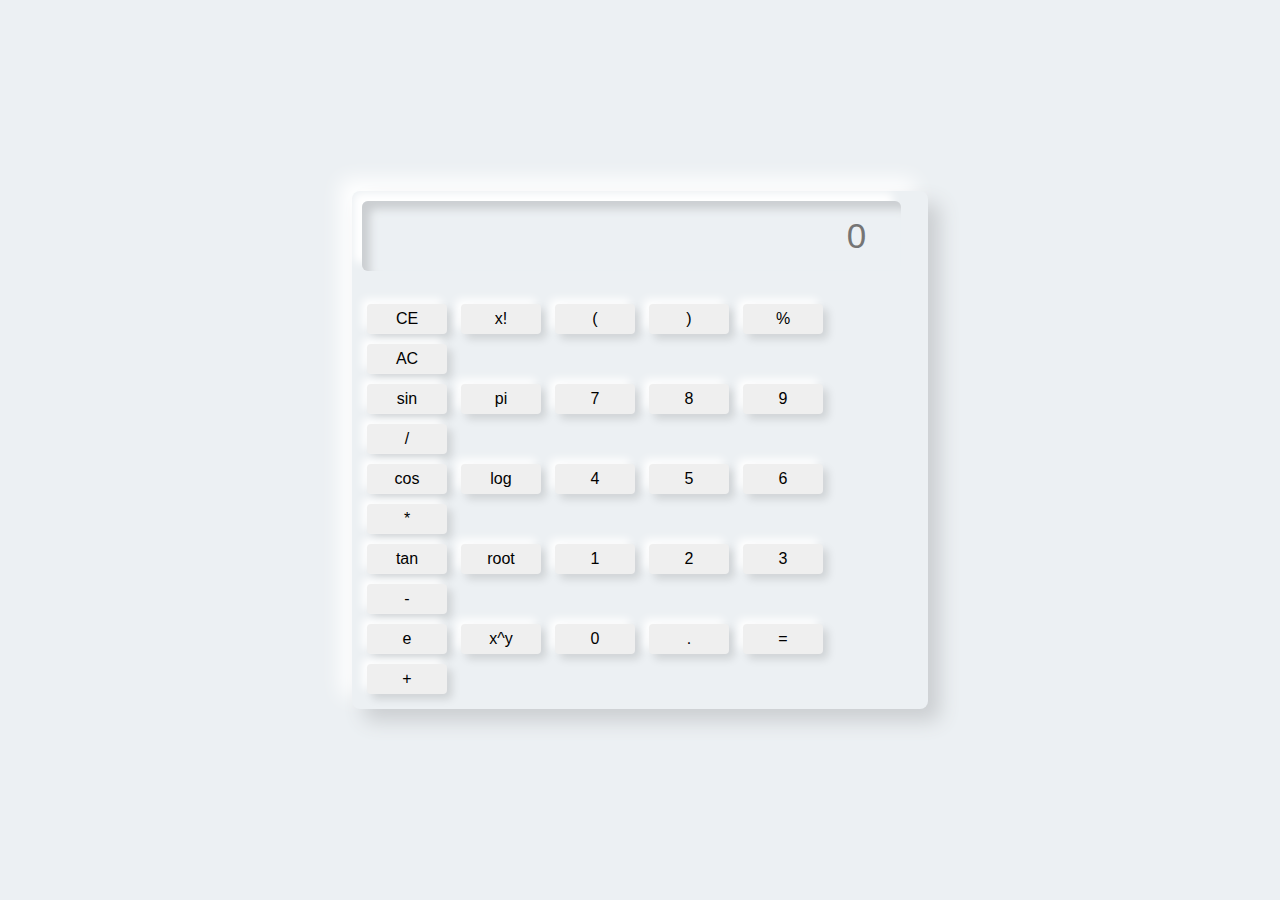
<file: calcutor/calculator.html>
<!DOCTYPE html>
<html lang="en">

<head>
    <meta charset="UTF-8">
    <meta name="viewport" content="width=device-width, initial-scale=1.0">
    <link rel="stylesheet" href="calculator.css">
    <title>Nemorph Calculator</title>
</head>

<body>
    <div class="container">
        <div class="display" >
            <input id="screen" type="text" disabled placeholder="0">
        </div>

        <div class="btns">
            <!-- first row class for the first buttons of the first row of the calcutator -->
            <div class="row">
                <button class="btn">CE</button>
                <button class="btn"> x!</button>
                <button class="btn"> (</button>
                <button class="btn"> )</button>
                <button class="btn"> %</button>
                <button class="btn">AC</button>
            </div>
            <div class="row">
                <button class="btn">sin</button>
                <button class="btn">pi </button>
                <button class="btn">7 </button>
                <button class="btn">8 </button>
                <button class="btn">9 </button>
                <button class="btn">/ </button>
            </div>
            <div class="row">
                <button class="btn">cos</button>
                <button class="btn">log</button>
                <button class="btn">4 </button>
                <button class="btn">5 </button>
                <button class="btn">6 </button>
                <button class="btn">* </button>
            </div>
            <div class="row">
                <button class="btn">tan</button>
                <button class="btn">root</button>
                <button class="btn">1 </button>
                <button class="btn">2 </button>
                <button class="btn">3 </button>
                <button class="btn">- </button>
            </div>
            <div class="row">
                <button class="btn">e </button>
                <button class="btn">x^y</button>
                <button class="btn">0 </button>
                <button class="btn">. </button>
                <button class="btn">= </button>
                <button class="btn">+ </button>
            </div>
        </div>
    </div>
</body>
<script src="./calculator.js"></script>
</html>
</file>
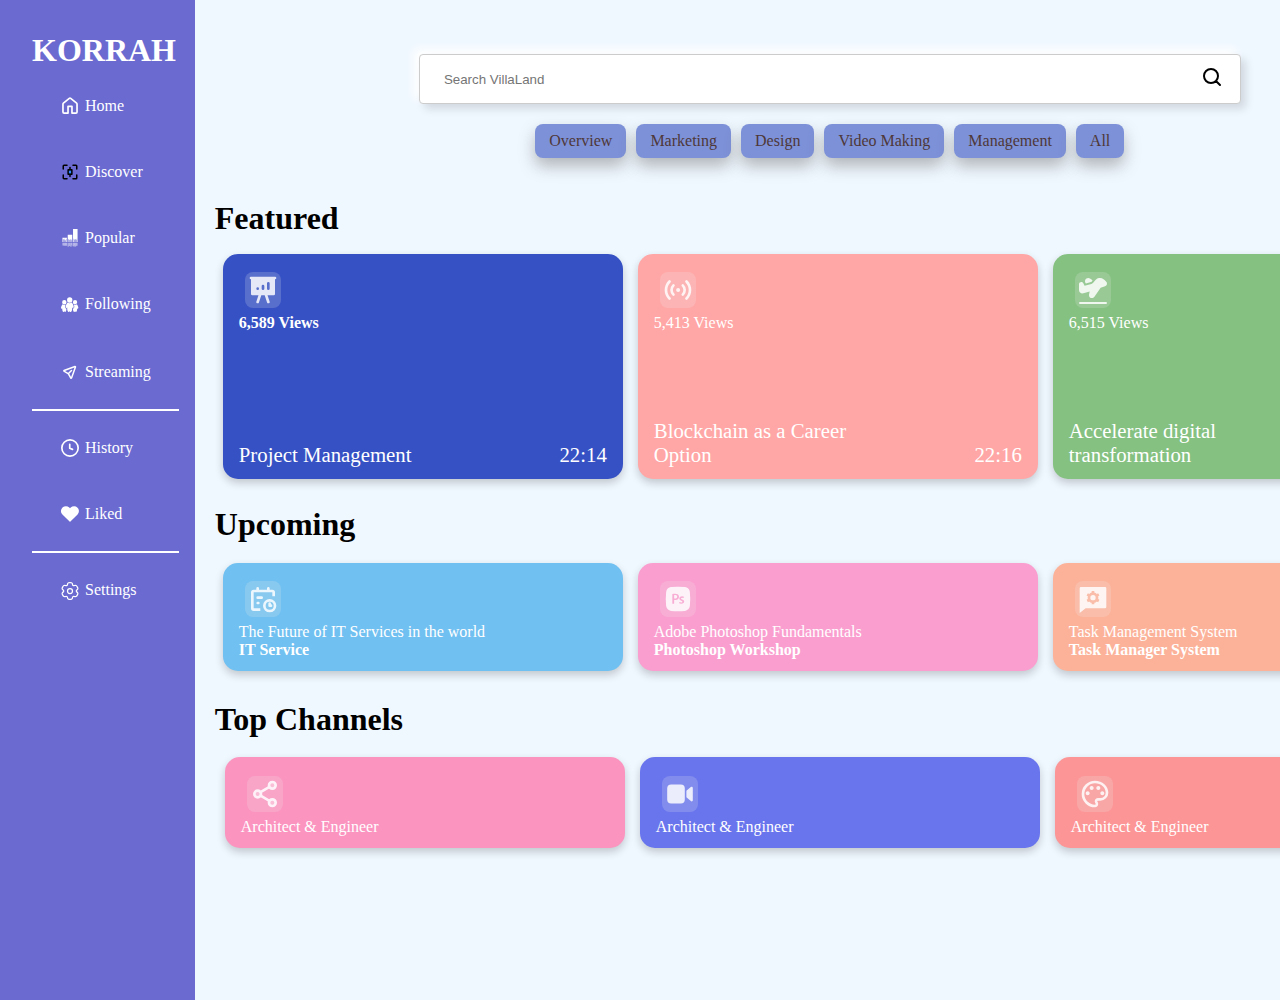
<file: URL/uic.html>
<!DOCTYPE html>
<html lang="en">
  <head>
    <meta charset="UTF-8" />
    <meta name="viewport" content="width=device-width, initial-scale=1.0" />
    <title>URL-rep</title>
    <link rel="stylesheet" href="uic.css" />
  </head>

  <body>
    <div id="base">
      <!-- first div for the vertical first navigation division -->
      <div class="first-division">
        <h2>KORRAH</h2>
        <ul>
          <div class="side-bar">
            <li class="sidebar-li">
              <svg
                xmlns="http://www.w3.org/2000/svg"
                width="20"
                height="18"
                viewBox="0 0 16 16"
              >
                <path
                  fill="currentColor"
                  d="M6.906.664a1.749 1.749 0 0 1 2.187 0l5.25 4.2c.415.332.657.835.657 1.367v7.019A1.75 1.75 0 0 1 13.25 15h-3.5a.75.75 0 0 1-.75-.75V9H7v5.25a.75.75 0 0 1-.75.75h-3.5A1.75 1.75 0 0 1 1 13.25V6.23c0-.531.242-1.034.657-1.366l5.25-4.2Zm1.25 1.171a.25.25 0 0 0-.312 0l-5.25 4.2a.25.25 0 0 0-.094.196v7.019c0 .138.112.25.25.25H5.5V8.25a.75.75 0 0 1 .75-.75h3.5a.75.75 0 0 1 .75.75v5.25h2.75a.25.25 0 0 0 .25-.25V6.23a.25.25 0 0 0-.094-.195Z"
                />
              </svg>
              <span>Home</span>
            </li>
            <li class="sidebar-li">
              <svg
                xmlns="http://www.w3.org/2000/svg"
                width="20"
                height="18"
                viewBox="0 0 48 48"
              >
                <g
                  fill="none"
                  stroke="#000"
                  stroke-linejoin="round"
                  stroke-width="4"
                >
                  <path
                    stroke-linecap="round"
                    d="M16 6H8C6.89543 6 6 6.89543 6 8V16"
                  />
                  <path
                    stroke-linecap="round"
                    d="M16 42H8C6.89543 42 6 41.1046 6 40V32"
                  />
                  <path
                    stroke-linecap="round"
                    d="M32 42H40C41.1046 42 42 41.1046 42 40V32"
                  />
                  <path
                    stroke-linecap="round"
                    d="M32 6H40C41.1046 6 42 6.89543 42 8V16"
                  />
                  <rect width="10" height="12" x="19" y="18" fill="#2F88FF" />
                  <path stroke-linecap="round" d="M24 18V12" />
                  <path stroke-linecap="round" d="M24 36V30" />
                </g>
              </svg>
              <span>Discover</span>
            </li>
            <li class="sidebar-li">
              <svg
                xmlns="http://www.w3.org/2000/svg"
                width="20"
                height="18"
                viewBox="0 0 24 24"
              >
                <path
                  fill="currentColor"
                  d="M16.038 0h6.052v17.229h-.702v-4.333h-.413v4.333h-.29v-2.521h-.412v2.52h-.29v-4.04h-.413v4.04h-.289V13.98h-.414v3.25h-.33v-2.521h-.371v2.52h-.331v-3.791h-.413v3.792h-.289v-4.333h-.414v4.333h-.701c.02-5.73.02-11.457.02-17.229ZM8.995 7.624h6.01v9.605h-.66v-2.23h-.414v2.23h-.288v-3.5h-.414v3.5h-.289v-3.5h-.413v3.5h-.33v-2.77h-.372v2.77h-.331v-2.77h-.413v2.77h-.289V14.23h-.414v3h-.289v-3.793h-.412v3.793h-.703c.02-2.687.02-6.958.02-9.605zM7.28 12.896h-.414v4.29h-.288v-1.978h-.414v1.98h-.33v-2.772h-.372v2.77h-.33v-4.04h-.414v4.04H4.43v-2.228h-.414v2.229h-.289v-3.25h-.414v3.25h-.289v-3.75h-.412v3.75H1.91V11.54h6.011v5.646h-.66c.02-1.395.02-2.833.02-4.291zm5.969 5.5h.371V24h-.371Zm4.213 0h.33v5.52h-.33zm-7.436 5.396h-.33v-5.398h.33v5.397zm7.064-5.397v5.397h-.33v-5.398h.33zm-4.544 0h.33v5.23h-.33zm6.342 0h.33v5.23h-.33zm-9.894 0h.33v4.897h-.33v-4.898ZM19.92 23.25h-.33v-4.856h.33v4.855zm-9.17-.042h-.33v-4.833h.33zm4.254-.042h-.33v-4.79h.33v4.791zm-3.511-.374h-.372v-4.417h.372zm9.852.208h-.33v-4.625h.33zm-9.191-.208h-.33v-4.417h.33zm3.883-4.397h.331v4.417h-.33Zm-9.852 4.063v-4.082h.371v4.083h-.371Zm11.98-.042v-4.04h.371v4.041h-.371zM4.8 18.396h.33v4.25H4.8v-4.252Zm16.916 0h.372v4h-.372v-4.002ZM6.91 22.415v-4.04h.33v4.041h-.33Zm-1.426-.042v-3.998h.33v4h-.33Zm15.162 0h-.331v-3.998h.33v4zm-16.96-.04h-.33v-3.917h.33zm-.701-.23h-.372v-3.709h.372Zm10.967-3.709h.372v3.625h-.372zm-5.97 3.793h-.33v-3.793h.33zm-6.009-3.794h.33v3.584h-.33zm2.128 0h.33v3.584H4.1z"
                />
              </svg>
              Popular
            </li>
            <li class="sidebar-li">
              <svg
                xmlns="http://www.w3.org/2000/svg"
                width="20"
                height="20"
                viewBox="0 0 32 32"
              >
                <path
                  fill="currentColor"
                  d="M21.066 20.667c1.227-.682 1.068-3.31-.354-5.874c-.61-1.104-1.36-1.998-2.11-2.623a5.229 5.229 0 0 1-3.1 1.03a5.23 5.23 0 0 1-3.105-1.03c-.75.625-1.498 1.52-2.11 2.623c-1.423 2.563-1.58 5.192-.35 5.874c.548.312 1.126.078 1.722-.496a10.51 10.51 0 0 0-.167 1.874c0 2.938 1.14 5.312 2.543 5.312c.846 0 1.265-.865 1.466-2.188c.2 1.314.62 2.188 1.46 2.188c1.397 0 2.546-2.375 2.546-5.312c0-.66-.062-1.29-.168-1.873c.6.575 1.176.813 1.726.497zM15.5 12.2a4.279 4.279 0 1 0-.003-8.557A4.279 4.279 0 0 0 15.5 12.2zm8.594 2.714a3.514 3.514 0 0 0 0-7.025a3.513 3.513 0 1 0 .001 7.027zm4.28 2.13c-.502-.908-1.116-1.642-1.732-2.155a4.3 4.3 0 0 1-2.546.845c-.756 0-1.46-.207-2.076-.55c.496 1.093.803 2.2.86 3.19c.094 1.516-.38 2.64-1.328 3.165a2.017 2.017 0 0 1-.653.224c-.057.392-.096.8-.096 1.23c0 2.413.935 4.362 2.088 4.362c.694 0 1.04-.71 1.204-1.796c.163 1.08.508 1.796 1.2 1.796c1.145 0 2.09-1.95 2.09-4.36c0-.543-.053-1.06-.14-1.54c.492.473.966.668 1.418.408c1.007-.56.877-2.718-.29-4.82zm-21.468-2.13a3.512 3.512 0 1 0-3.514-3.512a3.515 3.515 0 0 0 3.514 3.514zm2.535 6.622c-1.592-.885-1.738-3.524-.456-6.354a4.242 4.242 0 0 1-2.078.553c-.956 0-1.832-.32-2.55-.846c-.615.512-1.228 1.246-1.732 2.153c-1.167 2.104-1.295 4.262-.287 4.82c.45.258.925.065 1.414-.406a8.83 8.83 0 0 0-.135 1.538c0 2.412.935 4.36 2.088 4.36c.694 0 1.04-.71 1.204-1.795c.165 1.08.51 1.796 1.2 1.796c1.147 0 2.09-1.95 2.09-4.36c0-.433-.04-.842-.097-1.234a2.02 2.02 0 0 1-.66-.226z"
                />
              </svg>
              Following
            </li>
            <li class="sidebar-li">
              <svg
                xmlns="http://www.w3.org/2000/svg"
                width="20"
                height="18"
                viewBox="0 0 24 24"
              >
                <g fill="none" fill-rule="evenodd">
                  <path
                    d="M24 0v24H0V0h24ZM12.594 23.258l-.012.002l-.071.035l-.02.004l-.014-.004l-.071-.036c-.01-.003-.019 0-.024.006l-.004.01l-.017.428l.005.02l.01.013l.104.074l.015.004l.012-.004l.104-.074l.012-.016l.004-.017l-.017-.427c-.002-.01-.009-.017-.016-.018Zm.264-.113l-.014.002l-.184.093l-.01.01l-.003.011l.018.43l.005.012l.008.008l.201.092c.012.004.023 0 .029-.008l.004-.014l-.034-.614c-.003-.012-.01-.02-.02-.022Zm-.715.002a.023.023 0 0 0-.027.006l-.006.014l-.034.614c0 .012.007.02.017.024l.015-.002l.201-.093l.01-.008l.003-.011l.018-.43l-.003-.012l-.01-.01l-.184-.092Z"
                  />
                  <path
                    fill="currentColor"
                    d="M17.991 6.01L5.399 10.563l4.195 2.428l3.699-3.7a1 1 0 0 1 1.414 1.415l-3.7 3.7l2.43 4.194L17.99 6.01Zm.323-2.244c1.195-.433 2.353.725 1.92 1.92l-5.282 14.605c-.434 1.198-2.07 1.344-2.709.241l-3.217-5.558l-5.558-3.217c-1.103-.639-.958-2.275.241-2.709l14.605-5.282Z"
                  />
                </g>
              </svg>
              Streaming
            </li>
          </div>
          <div class="side-bar-sec2">
            <li class="sidebar-li">
              <svg
                xmlns="http://www.w3.org/2000/svg"
                width="20"
                height="18"
                viewBox="0 0 16 16"
              >
                <path
                  fill="currentColor"
                  d="M8 0a8 8 0 1 1 0 16A8 8 0 0 1 8 0ZM1.5 8a6.5 6.5 0 1 0 13 0a6.5 6.5 0 0 0-13 0Zm7-3.25v2.992l2.028.812a.75.75 0 0 1-.557 1.392l-2.5-1A.751.751 0 0 1 7 8.25v-3.5a.75.75 0 0 1 1.5 0Z"
                />
              </svg>
              History
            </li>
            <li class="sidebar-li">
              <svg
                xmlns="http://www.w3.org/2000/svg"
                width="20"
                height="18"
                viewBox="0 0 15 15"
              >
                <path
                  fill="currentColor"
                  d="M4.036 1a4.036 4.036 0 0 0-2.854 6.89l5.964 5.964a.5.5 0 0 0 .708 0l5.964-5.965a4.036 4.036 0 0 0-5.707-5.707l-.611.61l-.61-.61A4.036 4.036 0 0 0 4.035 1Z"
                />
              </svg>
              Liked
            </li>
          </div>
          <div class="side-bar-sec3">
            <li class="sidebar-li">
              <svg
                xmlns="http://www.w3.org/2000/svg"
                width="20"
                height="20"
                viewBox="0 0 24 24"
              >
                <g fill="none" stroke="currentColor" stroke-width="1.5">
                  <circle cx="12" cy="12" r="3" />
                  <path
                    d="M13.765 2.152C13.398 2 12.932 2 12 2c-.932 0-1.398 0-1.765.152a2 2 0 0 0-1.083 1.083c-.092.223-.129.484-.143.863a1.617 1.617 0 0 1-.79 1.353a1.617 1.617 0 0 1-1.567.008c-.336-.178-.579-.276-.82-.308a2 2 0 0 0-1.478.396C4.04 5.79 3.806 6.193 3.34 7c-.466.807-.7 1.21-.751 1.605a2 2 0 0 0 .396 1.479c.148.192.355.353.676.555c.473.297.777.803.777 1.361c0 .558-.304 1.064-.777 1.36c-.321.203-.529.364-.676.556a2 2 0 0 0-.396 1.479c.052.394.285.798.75 1.605c.467.807.7 1.21 1.015 1.453a2 2 0 0 0 1.479.396c.24-.032.483-.13.819-.308a1.617 1.617 0 0 1 1.567.008c.483.28.77.795.79 1.353c.014.38.05.64.143.863a2 2 0 0 0 1.083 1.083C10.602 22 11.068 22 12 22c.932 0 1.398 0 1.765-.152a2 2 0 0 0 1.083-1.083c.092-.223.129-.483.143-.863c.02-.558.307-1.074.79-1.353a1.617 1.617 0 0 1 1.567-.008c.336.178.579.276.819.308a2 2 0 0 0 1.479-.396c.315-.242.548-.646 1.014-1.453c.466-.807.7-1.21.751-1.605a2 2 0 0 0-.396-1.479c-.148-.192-.355-.353-.676-.555A1.617 1.617 0 0 1 19.562 12c0-.558.304-1.064.777-1.36c.321-.203.529-.364.676-.556a2 2 0 0 0 .396-1.479c-.052-.394-.285-.798-.75-1.605c-.467-.807-.7-1.21-1.015-1.453a2 2 0 0 0-1.479-.396c-.24.032-.483.13-.82.308a1.617 1.617 0 0 1-1.566-.008a1.617 1.617 0 0 1-.79-1.353c-.014-.38-.05-.64-.143-.863a2 2 0 0 0-1.083-1.083Z"
                  />
                </g>
              </svg>
              Settings
            </li>
          </div>
        </ul>
      </div>

      <!-- ========================================================== -->
      <!-- for the mobile view  -->
      <!-- ==========================================================      <div class="first-division"> -->
      <div class="upper-nav">
        <div class="iconify" id="menu">
          <svg
            xmlns="http://www.w3.org/2000/svg"
            width="24"
            height="24"
            viewBox="0 0 24 24"
          >
            <path
              fill="none"
              stroke="currentColor"
              stroke-linecap="round"
              stroke-linejoin="round"
              stroke-width="2"
              d="M4 12h16M4 6h16M4 18h16"
            />
          </svg>
        </div>
        <div>
          <h1>CORASON</h1>
        </div>
        <div class="iconify" id="file">
          <svg
            xmlns="http://www.w3.org/2000/svg"
            width="24"
            height="24"
            viewBox="0 0 2048 2048"
          >
            <path
              fill="currentColor"
              d="M608 256q45 0 77 9t58 24t46 31t40 31t44 23t55 10h992q27 0 50 10t40 27t28 41t10 50v896h-128V512H928q-31 0-54 9t-44 24t-41 31t-45 31t-58 23t-78 10H128v1024h1024v128H0V384q0-27 10-50t27-40t41-28t50-10h480zm0 256q24 0 42-4t33-13t29-20t32-27q-17-15-31-26t-30-20t-33-13t-42-5H128v128h480zm1184 1152h256v128h-256v256h-128v-256h-256v-128h256v-256h128v256zm-339-723l-429 430l-429-430l90-90l339 338l339-338l90 90z"
            />
          </svg>
        </div>
      </div>
      <div class="trial">
        <!-- cross icon for the mobile -->
        <div class="search-cross">
          <div id="cross">
            <span>
              <svg
                xmlns="http://www.w3.org/2000/svg"
                width="23"
                height="23"
                viewBox="0 0 15 15"
              >
                <path
                  fill="currentColor"
                  fill-rule="evenodd"
                  d="M11.782 4.032a.575.575 0 1 0-.813-.814L7.5 6.687L4.032 3.218a.575.575 0 0 0-.814.814L6.687 7.5l-3.469 3.468a.575.575 0 0 0 .814.814L7.5 8.313l3.469 3.469a.575.575 0 0 0 .813-.814L8.313 7.5l3.469-3.468Z"
                  clip-rule="evenodd"
                />
              </svg>
            </span>
          </div>
          <!-- the cross icon ends here -->
          <div class="topnav1">
            <div class="search1">
              <input
                class="input-field"
                type="text"
                placeholder="Search VillaLand"
              />
            </div>
            <div class="text-[#000000] text-xl">
              <svg
                xmlns="http://www.w3.org/2000/svg"
                width="24"
                height="24"
                viewBox="0 0 24 24"
              >
                <path
                  fill="none"
                  stroke="currentColor"
                  stroke-linecap="round"
                  stroke-linejoin="round"
                  stroke-width="2"
                  d="m20 20l-4.05-4.05m0 0a7 7 0 1 0-9.9-9.9a7 7 0 0 0 9.9 9.9z"
                />
              </svg>
            </div>
          </div>
        </div>

        <ul>
          <div class="mobile-bar">
            <li class="mobilebar-li">
              <svg
                xmlns="http://www.w3.org/2000/svg"
                width="20"
                height="18"
                viewBox="0 0 16 16"
              >
                <path
                  fill="currentColor"
                  d="M6.906.664a1.749 1.749 0 0 1 2.187 0l5.25 4.2c.415.332.657.835.657 1.367v7.019A1.75 1.75 0 0 1 13.25 15h-3.5a.75.75 0 0 1-.75-.75V9H7v5.25a.75.75 0 0 1-.75.75h-3.5A1.75 1.75 0 0 1 1 13.25V6.23c0-.531.242-1.034.657-1.366l5.25-4.2Zm1.25 1.171a.25.25 0 0 0-.312 0l-5.25 4.2a.25.25 0 0 0-.094.196v7.019c0 .138.112.25.25.25H5.5V8.25a.75.75 0 0 1 .75-.75h3.5a.75.75 0 0 1 .75.75v5.25h2.75a.25.25 0 0 0 .25-.25V6.23a.25.25 0 0 0-.094-.195Z"
                />
              </svg>
              <span>Home</span>
            </li>
            <li class="mobilebar-li">
              <svg
                xmlns="http://www.w3.org/2000/svg"
                width="20"
                height="18"
                viewBox="0 0 48 48"
              >
                <g
                  fill="none"
                  stroke="#000"
                  stroke-linejoin="round"
                  stroke-width="4"
                >
                  <path
                    stroke-linecap="round"
                    d="M16 6H8C6.89543 6 6 6.89543 6 8V16"
                  />
                  <path
                    stroke-linecap="round"
                    d="M16 42H8C6.89543 42 6 41.1046 6 40V32"
                  />
                  <path
                    stroke-linecap="round"
                    d="M32 42H40C41.1046 42 42 41.1046 42 40V32"
                  />
                  <path
                    stroke-linecap="round"
                    d="M32 6H40C41.1046 6 42 6.89543 42 8V16"
                  />
                  <rect width="10" height="12" x="19" y="18" fill="#2F88FF" />
                  <path stroke-linecap="round" d="M24 18V12" />
                  <path stroke-linecap="round" d="M24 36V30" />
                </g>
              </svg>
              <span>Discover</span>
            </li>
            <li class="mobilebar-li">
              <svg
                xmlns="http://www.w3.org/2000/svg"
                width="20"
                height="18"
                viewBox="0 0 24 24"
              >
                <path
                  fill="currentColor"
                  d="M16.038 0h6.052v17.229h-.702v-4.333h-.413v4.333h-.29v-2.521h-.412v2.52h-.29v-4.04h-.413v4.04h-.289V13.98h-.414v3.25h-.33v-2.521h-.371v2.52h-.331v-3.791h-.413v3.792h-.289v-4.333h-.414v4.333h-.701c.02-5.73.02-11.457.02-17.229ZM8.995 7.624h6.01v9.605h-.66v-2.23h-.414v2.23h-.288v-3.5h-.414v3.5h-.289v-3.5h-.413v3.5h-.33v-2.77h-.372v2.77h-.331v-2.77h-.413v2.77h-.289V14.23h-.414v3h-.289v-3.793h-.412v3.793h-.703c.02-2.687.02-6.958.02-9.605zM7.28 12.896h-.414v4.29h-.288v-1.978h-.414v1.98h-.33v-2.772h-.372v2.77h-.33v-4.04h-.414v4.04H4.43v-2.228h-.414v2.229h-.289v-3.25h-.414v3.25h-.289v-3.75h-.412v3.75H1.91V11.54h6.011v5.646h-.66c.02-1.395.02-2.833.02-4.291zm5.969 5.5h.371V24h-.371Zm4.213 0h.33v5.52h-.33zm-7.436 5.396h-.33v-5.398h.33v5.397zm7.064-5.397v5.397h-.33v-5.398h.33zm-4.544 0h.33v5.23h-.33zm6.342 0h.33v5.23h-.33zm-9.894 0h.33v4.897h-.33v-4.898ZM19.92 23.25h-.33v-4.856h.33v4.855zm-9.17-.042h-.33v-4.833h.33zm4.254-.042h-.33v-4.79h.33v4.791zm-3.511-.374h-.372v-4.417h.372zm9.852.208h-.33v-4.625h.33zm-9.191-.208h-.33v-4.417h.33zm3.883-4.397h.331v4.417h-.33Zm-9.852 4.063v-4.082h.371v4.083h-.371Zm11.98-.042v-4.04h.371v4.041h-.371zM4.8 18.396h.33v4.25H4.8v-4.252Zm16.916 0h.372v4h-.372v-4.002ZM6.91 22.415v-4.04h.33v4.041h-.33Zm-1.426-.042v-3.998h.33v4h-.33Zm15.162 0h-.331v-3.998h.33v4zm-16.96-.04h-.33v-3.917h.33zm-.701-.23h-.372v-3.709h.372Zm10.967-3.709h.372v3.625h-.372zm-5.97 3.793h-.33v-3.793h.33zm-6.009-3.794h.33v3.584h-.33zm2.128 0h.33v3.584H4.1z"
                />
              </svg>
              Popular
            </li>
            <li class="mobilebar-li">
              <svg
                xmlns="http://www.w3.org/2000/svg"
                width="20"
                height="20"
                viewBox="0 0 32 32"
              >
                <path
                  fill="currentColor"
                  d="M21.066 20.667c1.227-.682 1.068-3.31-.354-5.874c-.61-1.104-1.36-1.998-2.11-2.623a5.229 5.229 0 0 1-3.1 1.03a5.23 5.23 0 0 1-3.105-1.03c-.75.625-1.498 1.52-2.11 2.623c-1.423 2.563-1.58 5.192-.35 5.874c.548.312 1.126.078 1.722-.496a10.51 10.51 0 0 0-.167 1.874c0 2.938 1.14 5.312 2.543 5.312c.846 0 1.265-.865 1.466-2.188c.2 1.314.62 2.188 1.46 2.188c1.397 0 2.546-2.375 2.546-5.312c0-.66-.062-1.29-.168-1.873c.6.575 1.176.813 1.726.497zM15.5 12.2a4.279 4.279 0 1 0-.003-8.557A4.279 4.279 0 0 0 15.5 12.2zm8.594 2.714a3.514 3.514 0 0 0 0-7.025a3.513 3.513 0 1 0 .001 7.027zm4.28 2.13c-.502-.908-1.116-1.642-1.732-2.155a4.3 4.3 0 0 1-2.546.845c-.756 0-1.46-.207-2.076-.55c.496 1.093.803 2.2.86 3.19c.094 1.516-.38 2.64-1.328 3.165a2.017 2.017 0 0 1-.653.224c-.057.392-.096.8-.096 1.23c0 2.413.935 4.362 2.088 4.362c.694 0 1.04-.71 1.204-1.796c.163 1.08.508 1.796 1.2 1.796c1.145 0 2.09-1.95 2.09-4.36c0-.543-.053-1.06-.14-1.54c.492.473.966.668 1.418.408c1.007-.56.877-2.718-.29-4.82zm-21.468-2.13a3.512 3.512 0 1 0-3.514-3.512a3.515 3.515 0 0 0 3.514 3.514zm2.535 6.622c-1.592-.885-1.738-3.524-.456-6.354a4.242 4.242 0 0 1-2.078.553c-.956 0-1.832-.32-2.55-.846c-.615.512-1.228 1.246-1.732 2.153c-1.167 2.104-1.295 4.262-.287 4.82c.45.258.925.065 1.414-.406a8.83 8.83 0 0 0-.135 1.538c0 2.412.935 4.36 2.088 4.36c.694 0 1.04-.71 1.204-1.795c.165 1.08.51 1.796 1.2 1.796c1.147 0 2.09-1.95 2.09-4.36c0-.433-.04-.842-.097-1.234a2.02 2.02 0 0 1-.66-.226z"
                />
              </svg>
              Following
            </li>
            <li class="mobilebar-li">
              <svg
                xmlns="http://www.w3.org/2000/svg"
                width="20"
                height="18"
                viewBox="0 0 24 24"
              >
                <g fill="none" fill-rule="evenodd">
                  <path
                    d="M24 0v24H0V0h24ZM12.594 23.258l-.012.002l-.071.035l-.02.004l-.014-.004l-.071-.036c-.01-.003-.019 0-.024.006l-.004.01l-.017.428l.005.02l.01.013l.104.074l.015.004l.012-.004l.104-.074l.012-.016l.004-.017l-.017-.427c-.002-.01-.009-.017-.016-.018Zm.264-.113l-.014.002l-.184.093l-.01.01l-.003.011l.018.43l.005.012l.008.008l.201.092c.012.004.023 0 .029-.008l.004-.014l-.034-.614c-.003-.012-.01-.02-.02-.022Zm-.715.002a.023.023 0 0 0-.027.006l-.006.014l-.034.614c0 .012.007.02.017.024l.015-.002l.201-.093l.01-.008l.003-.011l.018-.43l-.003-.012l-.01-.01l-.184-.092Z"
                  />
                  <path
                    fill="currentColor"
                    d="M17.991 6.01L5.399 10.563l4.195 2.428l3.699-3.7a1 1 0 0 1 1.414 1.415l-3.7 3.7l2.43 4.194L17.99 6.01Zm.323-2.244c1.195-.433 2.353.725 1.92 1.92l-5.282 14.605c-.434 1.198-2.07 1.344-2.709.241l-3.217-5.558l-5.558-3.217c-1.103-.639-.958-2.275.241-2.709l14.605-5.282Z"
                  />
                </g>
              </svg>
              Streaming
            </li>
          </div>
          <div class="mobile-bar-sec2">
            <li class="mobilebar-li">
              <svg
                xmlns="http://www.w3.org/2000/svg"
                width="20"
                height="18"
                viewBox="0 0 16 16"
              >
                <path
                  fill="currentColor"
                  d="M8 0a8 8 0 1 1 0 16A8 8 0 0 1 8 0ZM1.5 8a6.5 6.5 0 1 0 13 0a6.5 6.5 0 0 0-13 0Zm7-3.25v2.992l2.028.812a.75.75 0 0 1-.557 1.392l-2.5-1A.751.751 0 0 1 7 8.25v-3.5a.75.75 0 0 1 1.5 0Z"
                />
              </svg>
              History
            </li>
            <li class="mobilebar-li">
              <svg
                xmlns="http://www.w3.org/2000/svg"
                width="20"
                height="18"
                viewBox="0 0 15 15"
              >
                <path
                  fill="currentColor"
                  d="M4.036 1a4.036 4.036 0 0 0-2.854 6.89l5.964 5.964a.5.5 0 0 0 .708 0l5.964-5.965a4.036 4.036 0 0 0-5.707-5.707l-.611.61l-.61-.61A4.036 4.036 0 0 0 4.035 1Z"
                />
              </svg>
              Liked
            </li>
          </div>
          <div class="mobile-bar-sec3">
            <li class="mobilebar-li">
              <svg
                xmlns="http://www.w3.org/2000/svg"
                width="20"
                height="20"
                viewBox="0 0 24 24"
              >
                <g fill="none" stroke="currentColor" stroke-width="1.5">
                  <circle cx="12" cy="12" r="3" />
                  <path
                    d="M13.765 2.152C13.398 2 12.932 2 12 2c-.932 0-1.398 0-1.765.152a2 2 0 0 0-1.083 1.083c-.092.223-.129.484-.143.863a1.617 1.617 0 0 1-.79 1.353a1.617 1.617 0 0 1-1.567.008c-.336-.178-.579-.276-.82-.308a2 2 0 0 0-1.478.396C4.04 5.79 3.806 6.193 3.34 7c-.466.807-.7 1.21-.751 1.605a2 2 0 0 0 .396 1.479c.148.192.355.353.676.555c.473.297.777.803.777 1.361c0 .558-.304 1.064-.777 1.36c-.321.203-.529.364-.676.556a2 2 0 0 0-.396 1.479c.052.394.285.798.75 1.605c.467.807.7 1.21 1.015 1.453a2 2 0 0 0 1.479.396c.24-.032.483-.13.819-.308a1.617 1.617 0 0 1 1.567.008c.483.28.77.795.79 1.353c.014.38.05.64.143.863a2 2 0 0 0 1.083 1.083C10.602 22 11.068 22 12 22c.932 0 1.398 0 1.765-.152a2 2 0 0 0 1.083-1.083c.092-.223.129-.483.143-.863c.02-.558.307-1.074.79-1.353a1.617 1.617 0 0 1 1.567-.008c.336.178.579.276.819.308a2 2 0 0 0 1.479-.396c.315-.242.548-.646 1.014-1.453c.466-.807.7-1.21.751-1.605a2 2 0 0 0-.396-1.479c-.148-.192-.355-.353-.676-.555A1.617 1.617 0 0 1 19.562 12c0-.558.304-1.064.777-1.36c.321-.203.529-.364.676-.556a2 2 0 0 0 .396-1.479c-.052-.394-.285-.798-.75-1.605c-.467-.807-.7-1.21-1.015-1.453a2 2 0 0 0-1.479-.396c-.24.032-.483.13-.82.308a1.617 1.617 0 0 1-1.566-.008a1.617 1.617 0 0 1-.79-1.353c-.014-.38-.05-.64-.143-.863a2 2 0 0 0-1.083-1.083Z"
                  />
                </g>
              </svg>
              Settings
            </li>
          </div>
        </ul>
      </div>
      <div class="prof1">
        <div class="face">
          <img src="me.jpeg" />
          <h4>Della Milley</h4>
        </div>
        <div class="pigs-con">
          <div class="pictures">
            <img src="random pic/Beach.webp" />
          </div>
          <div class="pictures">
            <img src="random pic/park.webp" />
          </div>
          <div class="pictures">
            <img src="random pic/sand.webp" />
          </div>
          <div class="pictures">
            <img src="random pic/scenic.webp" />
          </div>
          <div class="pictures">
            <img src="random pic/traveler.webp" />
          </div>
          <div class="pictures">
            <img src="random pic/view.webp" />
          </div>
        </div>
      </div>
      <!-- it ends here! for the mobile view -->

      <!-- secong div for the vertical second navigation division -->
      <div class="second-division">
        <div class="topnav">
          <div class="search">
            <input
              class="input-field"
              type="text"
              placeholder="Search VillaLand"
            />
            <div class="text-[#3651c6] text-xl">
              <svg
                xmlns="http://www.w3.org/2000/svg"
                width="24"
                height="24"
                viewBox="0 0 24 24"
              >
                <path
                  fill="none"
                  stroke="currentColor"
                  stroke-linecap="round"
                  stroke-linejoin="round"
                  stroke-width="2"
                  d="m20 20l-4.05-4.05m0 0a7 7 0 1 0-9.9-9.9a7 7 0 0 0 9.9 9.9z"
                />
              </svg>
            </div>
          </div>
          <div>
            <ul class="top-bar">
              <li>Overview</li>
              <li>Marketing</li>
              <li>Design</li>
              <li>Video Making</li>
              <li>Management</li>
              <li>All</li>
            </ul>
          </div>
        </div>

        <!-- for the tablet responsiveness -->
        <div class="tablet-head">
          <div class="top">
            <div class="search2">
              <input
                class="input-field"
                type="text"
                placeholder="Search VillaLand"
              />
              <div class="text-[#3651c6] text-xl">
                <svg
                  xmlns="http://www.w3.org/2000/svg"
                  width="24"
                  height="24"
                  viewBox="0 0 24 24"
                >
                  <path
                    fill="none"
                    stroke="currentColor"
                    stroke-linecap="round"
                    stroke-linejoin="round"
                    stroke-width="2"
                    d="m20 20l-4.05-4.05m0 0a7 7 0 1 0-9.9-9.9a7 7 0 0 0 9.9 9.9z"
                  />
                </svg>
              </div>
            </div>
            <div class="iconify2" id="files">
              <svg
                xmlns="http://www.w3.org/2000/svg"
                width="30"
                height="30"
                viewBox="0 0 2048 2048"
              >
                <path
                  fill="currentColor"
                  d="M608 256q45 0 77 9t58 24t46 31t40 31t44 23t55 10h992q27 0 50 10t40 27t28 41t10 50v896h-128V512H928q-31 0-54 9t-44 24t-41 31t-45 31t-58 23t-78 10H128v1024h1024v128H0V384q0-27 10-50t27-40t41-28t50-10h480zm0 256q24 0 42-4t33-13t29-20t32-27q-17-15-31-26t-30-20t-33-13t-42-5H128v128h480zm1184 1152h256v128h-256v256h-128v-256h-256v-128h256v-256h128v256zm-339-723l-429 430l-429-430l90-90l339 338l339-338l90 90z"
                />
              </svg>
            </div>
          </div>
          <div>
            <ul class="top-bar">
              <li>Overview</li>
              <li>Marketing</li>
              <li>Design</li>
              <li>Video Making</li>
              <li>Management</li>
              <li>All</li>
            </ul>
          </div>
        </div>

        <!-- {the div section for the first row of cards} -->
        <div class="cards-container">
          <h2>Featured</h2>
          <div class="first-row">
            <div class="card feature-card one">
              <div class="icon">
                <svg
                  xmlns="http://www.w3.org/2000/svg"
                  width="32"
                  height="32"
                  viewBox="0 0 24 24"
                >
                  <path
                    fill="currentColor"
                    fill-rule="evenodd"
                    d="M2 3a1 1 0 0 1 1-1h18a1 1 0 1 1 0 2v11a1 1 0 0 1-1 1h-4.613l1.562 4.684a1 1 0 0 1-1.898.632L13.28 16h-2.558L8.95 21.316a1 1 0 1 1-1.898-.632L8.613 16H4a1 1 0 0 1-1-1V4a1 1 0 0 1-1-1zm15 4a1 1 0 1 0-2 0v4a1 1 0 1 0 2 0V7zm-4 2a1 1 0 1 0-2 0v2a1 1 0 1 0 2 0V9zm-5 1a1 1 0 1 0 0 2h.01a1 1 0 1 0 0-2H8z"
                    clip-rule="evenodd"
                  />
                </svg>
              </div>
              <h4>6,589 Views</h4>

              <div class="sub-container">
                <p class="card-desc">Project Management</p>

                <p>22:14</p>
              </div>
            </div>
            <div class="card feature-card two">
              <div class="icon">
                <svg
                  xmlns="http://www.w3.org/2000/svg"
                  width="32"
                  height="32"
                  viewBox="0 0 24 24"
                >
                  <path
                    fill="currentColor"
                    d="M6.343 4.938a1 1 0 0 1 0 1.415a8.003 8.003 0 0 0 0 11.317a1 1 0 1 1-1.414 1.414c-3.907-3.906-3.907-10.24 0-14.146a1 1 0 0 1 1.414 0Zm12.732 0c3.906 3.907 3.906 10.24 0 14.146a1 1 0 0 1-1.415-1.414a8.003 8.003 0 0 0 0-11.317a1 1 0 0 1 1.415-1.415ZM9.31 7.812a1 1 0 0 1 0 1.414a3.92 3.92 0 0 0 0 5.544a1 1 0 1 1-1.415 1.414a5.92 5.92 0 0 1 0-8.372a1 1 0 0 1 1.415 0Zm6.958 0a5.92 5.92 0 0 1 0 8.372a1 1 0 0 1-1.414-1.414a3.92 3.92 0 0 0 0-5.544a1 1 0 0 1 1.414-1.414Zm-4.186 2.77a1.5 1.5 0 1 1 0 3a1.5 1.5 0 0 1 0-3Z"
                  />
                </svg>
              </div>
              <h>5,413 Views</h>
              <div class="sub-container">
                <p class="card-desc">Blockchain as a Career Option</p>
                <p>22:16</p>
              </div>
            </div>
            <div class="card feature-card three">
              <div class="icon">
                <svg
                  xmlns="http://www.w3.org/2000/svg"
                  width="32"
                  height="32"
                  viewBox="0 0 16 16"
                >
                  <path
                    fill="currentColor"
                    d="M8.591 3.742c-.107.14-.204.279-.289.408c-.283.43-.667.745-1.099.858l-3.432.904l-.605-1.249C2.638 3.573 1 3.95 1 5.16V8c0 1.16 1.108 2 2.225 1.684l3.105-.875l-.312 1.408c-.357 1.607 1.76 2.532 2.697 1.18l3.106-4.481l2.232-.818c.05-.019.1-.04.147-.064c.618-.307.978-1.033.713-1.705l-.008-.02a1.394 1.394 0 0 0-.16-.284l-.027-.039a7.216 7.216 0 0 0-.217-.28C13.875 2.93 12.854 2.008 11.503 2a2.676 2.676 0 0 0-.57.058c-.546.115-1.022.39-1.415.709a5.68 5.68 0 0 0-.91.953l-.017.022ZM4.443 4.7l-.099-.128C3.532 3.525 4.28 2 5.605 2c.323 0 .637.097.903.28l1.274.873a8.525 8.525 0 0 0-.314.446c-.188.284-.387.408-.52.442l-2.505.66ZM1.5 14a.5.5 0 0 0 0 1h13a.5.5 0 0 0 0-1h-13Z"
                  />
                </svg>
              </div>
              <h>6,515 Views</h>
              <div class="sub-container">
                <p class="card-desc">Accelerate digital transformation</p>
                <p>22:18</p>
              </div>
            </div>
          </div>
        </div>

        <!--secong row stuff  -->

        <div class="cards-container">
          <h2>Upcoming</h2>
          <div class="second-row">
            <div class="card four">
              <div class="">
                <div class="icon">
                  <svg
                    xmlns="http://www.w3.org/2000/svg"
                    width="32"
                    height="32"
                    viewBox="0 0 24 24"
                  >
                    <g fill="none">
                      <path
                        d="M24 0v24H0V0h24ZM12.594 23.258l-.012.002l-.071.035l-.02.004l-.014-.004l-.071-.036c-.01-.003-.019 0-.024.006l-.004.01l-.017.428l.005.02l.01.013l.104.074l.015.004l.012-.004l.104-.074l.012-.016l.004-.017l-.017-.427c-.002-.01-.009-.017-.016-.018Zm.264-.113l-.014.002l-.184.093l-.01.01l-.003.011l.018.43l.005.012l.008.008l.201.092c.012.004.023 0 .029-.008l.004-.014l-.034-.614c-.003-.012-.01-.02-.02-.022Zm-.715.002a.023.023 0 0 0-.027.006l-.006.014l-.034.614c0 .012.007.02.017.024l.015-.002l.201-.093l.01-.008l.003-.011l.018-.43l-.003-.012l-.01-.01l-.184-.092Z"
                      />
                      <path
                        fill="currentColor"
                        d="M17 12a5 5 0 1 1 0 10a5 5 0 0 1 0-10Zm-1-9a1 1 0 0 1 1 1v1h2a2 2 0 0 1 2 2v3h-2V7H5v12h5v2H5a2 2 0 0 1-2-2V7a2 2 0 0 1 2-2h2V4a1 1 0 0 1 2 0v1h6V4a1 1 0 0 1 1-1Zm1 11a3 3 0 1 0 0 6a3 3 0 0 0 0-6Zm0 .5a1 1 0 0 1 1 1v.5a1 1 0 1 1 0 2h-1a1 1 0 0 1-1-1v-1.5a1 1 0 0 1 1-1ZM8.5 14a1 1 0 0 1 .117 1.993L8.5 16H8a1 1 0 0 1-.117-1.993L8 14h.5Zm2.5-4a1 1 0 1 1 0 2H8a1 1 0 1 1 0-2h3Z"
                      />
                    </g>
                  </svg>
                </div>
                <p>The Future of IT Services in the world</p>
              </div>
              <div class="container">
                <h4><b>IT Service</b></h4>
              </div>
            </div>

            <div class="card five">
              <div class="">
                <div class="icon">
                  <svg
                    xmlns="http://www.w3.org/2000/svg"
                    width="32"
                    height="32"
                    viewBox="0 0 24 24"
                  >
                    <path
                      fill="currentColor"
                      d="M9.876 9.065c-.374 0-.638.033-.78.066v2.508c.164.044.384.055.66.055c1.011 0 1.627-.495 1.627-1.364c0-.825-.572-1.265-1.507-1.265Z"
                    />
                    <path
                      fill="currentColor"
                      fill-rule="evenodd"
                      d="M6.77 3.082a47.472 47.472 0 0 1 10.46 0c1.899.212 3.43 1.707 3.653 3.613a45.67 45.67 0 0 1 0 10.61c-.223 1.906-1.754 3.401-3.652 3.614a47.468 47.468 0 0 1-10.461 0c-1.899-.213-3.43-1.708-3.653-3.613a45.672 45.672 0 0 1 0-10.611C3.34 4.789 4.871 3.294 6.77 3.082ZM9.095 15.5H7.753V8.185c.484-.088 1.155-.154 2.068-.154c.99 0 1.716.209 2.19.605c.44.363.725.946.725 1.639c0 .704-.22 1.287-.638 1.683c-.539.539-1.386.792-2.343.792c-.253 0-.484-.011-.66-.044V15.5Zm5.37.121c-.65 0-1.232-.165-1.628-.385l.264-.979c.308.187.89.385 1.375.385c.594 0 .858-.242.858-.594c0-.363-.22-.55-.88-.781c-1.045-.363-1.485-.935-1.474-1.562c0-.946.78-1.683 2.024-1.683c.594 0 1.11.154 1.419.319l-.264.957a2.406 2.406 0 0 0-1.133-.308c-.484 0-.748.231-.748.561c0 .341.253.506.935.748c.968.352 1.419.847 1.43 1.639c0 .968-.76 1.683-2.178 1.683Z"
                      clip-rule="evenodd"
                    />
                  </svg>
                </div>
                <p>Adobe Photoshop Fundamentals</p>
              </div>
              <div class="container">
                <h4><b>Photoshop Workshop</b></h4>
              </div>
            </div>
            <div class="card six">
              <div class="">
                <div class="icon">
                  <svg
                    xmlns="http://www.w3.org/2000/svg"
                    width="32"
                    height="32"
                    viewBox="0 0 24 24"
                  >
                    <path
                      fill="currentColor"
                      d="M6.455 19L2 22.5V4a1 1 0 0 1 1-1h18a1 1 0 0 1 1 1v14a1 1 0 0 1-1 1H6.455Zm1.69-6.929l-.975.563l1 1.732l.976-.563c.501.51 1.14.887 1.854 1.071V16h2v-1.126a3.996 3.996 0 0 0 1.854-1.072l.976.564l1-1.732l-.975-.563a4.004 4.004 0 0 0 0-2.142l.975-.563l-1-1.732l-.976.563A3.996 3.996 0 0 0 13 7.126V6h-2v1.126a3.996 3.996 0 0 0-1.854 1.071l-.976-.563l-1 1.732l.975.563a4.004 4.004 0 0 0 0 2.142ZM12 13a2 2 0 1 1 0-4a2 2 0 0 1 0 4Z"
                    />
                  </svg>
                </div>
                <p>Task Management System</p>
              </div>
              <div class="container">
                <h4><b>Task Manager System</b></h4>
              </div>
            </div>
          </div>
        </div>

        <!-- for the third row -->
        <div class="cards-container">
          <h2>Top Channels</h2>
          <div class="third-row">
            <div class="card sept">
              <div class="">
                <div class="icon">
                  <svg
                    xmlns="http://www.w3.org/2000/svg"
                    width="32"
                    height="32"
                    viewBox="0 0 48 48"
                  >
                    <mask id="ipTShareOne0">
                      <g
                        fill="none"
                        stroke="#fff"
                        stroke-linejoin="round"
                        stroke-width="4"
                      >
                        <path
                          fill="#555"
                          d="M35 16a5 5 0 1 0 0-10a5 5 0 0 0 0 10ZM13 29a5 5 0 1 0 0-10a5 5 0 0 0 0 10Z"
                        />
                        <path
                          stroke-linecap="round"
                          d="m30 13.575l-12.66 7.67m-.002 5.319l13.34 7.883"
                        />
                        <path
                          fill="#555"
                          d="M35 32a5 5 0 1 1 0 10a5 5 0 0 1 0-10Z"
                        />
                      </g>
                    </mask>
                    <path
                      fill="currentColor"
                      d="M0 0h48v48H0z"
                      mask="url(#ipTShareOne0)"
                    />
                  </svg>
                </div>
                <p>Architect & Engineer</p>
              </div>
            </div>

            <div class="card oct">
              <div class="">
                <div class="icon">
                  <svg
                    xmlns="http://www.w3.org/2000/svg"
                    width="32"
                    height="32"
                    viewBox="0 0 20 20"
                  >
                    <path
                      fill="currentColor"
                      d="M13 6.5A2.5 2.5 0 0 0 10.5 4h-6A2.5 2.5 0 0 0 2 6.5v7A2.5 2.5 0 0 0 4.5 16h6a2.5 2.5 0 0 0 2.5-2.5v-7Zm1 1.43v4.152l2.764 2.35A.75.75 0 0 0 18 13.86V6.193a.75.75 0 0 0-1.23-.575L14 7.93Z"
                    />
                  </svg>
                </div>
                <p>Architect & Engineer</p>
              </div>
            </div>

            <div class="card nine">
              <div class="">
                <div class="icon">
                  <svg
                    xmlns="http://www.w3.org/2000/svg"
                    width="32"
                    height="32"
                    viewBox="0 0 24 24"
                  >
                    <path
                      fill="currentColor"
                      d="M12 22A10 10 0 0 1 2 12A10 10 0 0 1 12 2c5.5 0 10 4 10 9a6 6 0 0 1-6 6h-1.8c-.3 0-.5.2-.5.5c0 .1.1.2.1.3c.4.5.6 1.1.6 1.7c.1 1.4-1 2.5-2.4 2.5m0-18a8 8 0 0 0-8 8a8 8 0 0 0 8 8c.3 0 .5-.2.5-.5c0-.2-.1-.3-.1-.4c-.4-.5-.6-1-.6-1.6c0-1.4 1.1-2.5 2.5-2.5H16a4 4 0 0 0 4-4c0-3.9-3.6-7-8-7m-5.5 6c.8 0 1.5.7 1.5 1.5S7.3 13 6.5 13S5 12.3 5 11.5S5.7 10 6.5 10m3-4c.8 0 1.5.7 1.5 1.5S10.3 9 9.5 9S8 8.3 8 7.5S8.7 6 9.5 6m5 0c.8 0 1.5.7 1.5 1.5S15.3 9 14.5 9S13 8.3 13 7.5S13.7 6 14.5 6m3 4c.8 0 1.5.7 1.5 1.5s-.7 1.5-1.5 1.5s-1.5-.7-1.5-1.5s.7-1.5 1.5-1.5Z"
                    />
                  </svg>
                </div>
                <p>Architect & Engineer</p>
              </div>
            </div>
          </div>
        </div>
      </div>
      <!-- the tablet views drop down bar -->
      <div class="prof2">
        <div class="face1">
          <img src="me.jpeg" />
          <h4>Della Milley</h4>
        </div>
        <div class="pigs-con1">
          <div class="pictures1">
            <img src="random pic/Beach.webp" />
          </div>
          <div class="pictures1">
            <img src="random pic/park.webp" />
          </div>
          <div class="pictures1">
            <img src="random pic/sand.webp" />
          </div>
          <div class="pictures1">
            <img src="random pic/scenic.webp" />
          </div>
          <div class="pictures1">
            <img src="random pic/traveler.webp" />
          </div>
          <div class="pictures1">
            <img src="random pic/view.webp" />
          </div>
        </div>
      </div>

      <!-- for the vertical  third  section -->
      <div class="third-division">
        <div class="profile">
          <img src="me.jpeg" />
          <h4>Della Milley</h4>
        </div>
        <div class="pics-con">
          <div class="picture">
            <img src="random pic/Beach.webp" />
          </div>
          <div class="picture">
            <img src="random pic/park.webp" />
          </div>
          <div class="picture">
            <img src="random pic/sand.webp" />
          </div>
          <div class="picture">
            <img src="random pic/scenic.webp" />
          </div>
          <div class="picture">
            <img src="random pic/traveler.webp" />
          </div>
          <div class="picture">
            <img src="random pic/view.webp" />
          </div>
        </div>
      </div>
    </div>
    <script src="uic.js"></script>
  </body>
</html>
</file>
<file: URL/main.css>
* {
  margin: 0;
  padding: 0;
  box-sizing: border-box;
}

body {
  background-color: aliceblue;
}

#base {
  display: flex;
  justify-content: space-between;
  border: 0;
  width: 100%;
  margin: 0;
  height: 1000px;
}

/* 
======================================
for the first vert section
======================================
 */

.first-division {
  width: fit-content;
  height: 100%;
  background: rgb(106, 106, 209);
  color: white;
  padding: 2rem 1rem 0 2rem;
  display: inline-block;
}

.first-division ul li {
  list-style-type: none;
  margin: 8px;
  padding: 20px;
  cursor: pointer;
}

ul .side-bar {
  border-bottom: solid white 2px;
}

ul .side-bar-sec2 {
  border-bottom: solid white 2px;
}

/* 
  =============================================
    this section deal with first vert sec
  =============================================
*/
.second-division {
  flex: 2;
  height: 100%;
  padding: 0.4rem 0 0 0;
}

.topnav {
  padding: 3rem 3rem 2rem;
  display: flex;
  flex-direction: column;
  align-items: center;
}

.top-bar {
  display: flex;
  list-style-type: none;
  color: rgb(78, 56, 56);
  gap: 10px;
  flex-wrap: wrap;
  margin-block-start: 1.2rem;
  width: fit-content;
  cursor: pointer;
}

.top-bar li {
  background-color: #7d91d8;
  padding: 8px 14px;
  border-radius: 0.5rem;
  box-shadow: 0 8px 16px 0 rgba(80, 79, 79, 0.4);
  align-items: center;
  transition: 0.3s;
}
.top-bar li :hover {
  background-color: #6975ed;
}
/* 
========================================
above is for the navigation bars
========================================
 */

.first-row {
  gap: 15px;
  padding: 8px;
  margin: 9px auto;
  border: none;
  display: flex;
  cursor: pointer;
}

.cards-container {
  padding: 10px 0 0 20px;
}

h2 {
  font-size: 2rem;
}

.card {
  box-shadow: 0 4px 8px 0 rgba(0, 0, 0, 0.2);
  transition: 0.3s;
  padding: 12px 16px;
  box-shadow: 0 4px 8px 0 rgba(0, 0, 0, 0.2);
  transition: 0.3s;
  border-radius: 15px;
  border: 1px #ccc;
  width: 400px;
  color: white;
}

.card:hover {
  box-shadow: 0 8px 16px 0 rgba(0, 0, 0, 0.4);
}

.sub-container {
  display: flex;
  justify-content: space-between;
  align-items: end;
  font-size: 1.3rem;
  height: 100%;
  /* margin-block-start: 1.5rem; */
  /* background-color: fuchsia; */
  margin-block: auto;
}

.card-desc {
  width: 60%;
}

.feature-card {
  display: flex;
  flex-direction: column;
  justify-content: space-between;
  height: 25vh;
}

.third-division {
  height: 100%;
  width: 23%;
  border: 0;
  padding: 2.9rem;
  border-radius: 0.7rem;
}

.profile {
  padding-bottom: 2rem;
}

.profile img {
  width: 40px;
  height: 40px;
  border-radius: 50%;
}

.third-division img {
  object-fit: cover;
}

.pics-con {
  display: flex;
  flex-direction: column;
  gap: 8px;
}

.picture img {
  width: 80%;
  border-radius: 1rem;
  height: 8rem;
}

.search {
  display: flex;
  align-items: center;
  width: 70%;
  height: 50px;
  border: 1px solid #ccc;
  border-radius: 0.25rem;
  box-shadow: 5px 5px 8px #00000020, -5px -5px 8px #ffffff;
  background-color: white;
}

.second-row {
  gap: 15px;
  padding: 8px;
  margin: 12px auto;
  border: none;
  display: flex;
  height: max-content;
  cursor: pointer;
}

.third-row {
  gap: 15px;
  padding: 10px;
  margin: 9px auto;
  border: none;
  display: flex;
  cursor: pointer;
}

.icon {
  display: flex;
  border: 1px grey;
  width: fit-content;
  padding: 2px;
  border-radius: 0.5rem;
  margin: 0.4rem;
  color: rgba(255, 255, 255, 0.842);
  background-color: rgba(240, 240, 240, 0.192);
  transition: 0.4s;
  box-shadow: rgba(240, 240, 240);
}

.icon #logo {
  margin: 1rem;
  align-items: center;
}

.search {
  padding-inline: 1rem;
}

.search input {
  border: 0;
  width: 100%;
  background-color: transparent;
  padding-inline-start: 0.5rem;
}

.search input:focus {
  outline: none;
}

.search {
  cursor: pointer;
}

.one {
  background-color: #3651c4;
}

.two {
  background-color: #ffa7a6;
}

.three {
  background-color: #85c181;
}

.four {
  background-color: #70c0f1;
}

.five {
  background-color: #fa9ecf;
}

.six {
  background-color: #fcb299;
}

.sept {
  background-color: #fb94bf;
}

.oct {
  background-color: #6975ed;
}

.nine {
  background-color: #fc9596;
}

header {
  width: 100%;
  padding-block: 3rem;
}

header ul li {
  float: left;
  list-style: none;
  position: relative;
  background: #dbeafe;
}

header ul li a {
  margin-left: 0;
  padding: 15px 20px;
  font-family: verdana;
  color: black;
  text-decoration: none;
}

.sidebar-li {
  display: flex;
  gap: 5px;
}

.upper-nav {
  display: none;
}
.trial {
  display: none;
}
.prof1 {
  display: none;
}
.tablet-head {
  display: none;
}
.prof2{
  display: none;
}
/* 
  =======================================
               Tablet View
  =======================================
*/
@media screen and (max-width: 920px) {
  .third-division {
    display: none;
  }
  .first-division{
   height: 100%;
  }
  .topnav{
    display: none;
  } 
  .prof1 {
    display: none;
  }
  .tablet-head{
    display: flex;
    flex-direction: column;
    align-items: center;
  }
  .top {
    display: flex;
    width: 100%;
    justify-content: space-between;
    padding: 2rem;
  }
  .search2 {
    display: flex;
    align-items: center;
    width: 60%;
    height: 50px;
    border: 1px solid #ccc;
    border-radius: 0.25rem;
    box-shadow: 5px 5px 8px #00000020, -5px -5px 8px #ffffff;
    background-color: white;
  }
  .search2 {
    padding-inline: 1rem;
  }

  .search2 input {
    border: 0;
    width: 100%;
    background-color: transparent;
    padding-inline-start: 0.5rem;
  }

  .search2 input:focus {
    outline: none;
  }

  .search2 {
    cursor: pointer;
  }
  
  .prof2 {
    height: fit-content;
    width: 450px;
    border: 0;
    padding: 2rem;
    border-radius: 0.7rem;
    position: absolute;
    background-color:  rgba(190, 194, 228, 0.507);
    display: none;
    justify-content: right;
    right: -43.5rem;
    top: 6rem;
  }

  .face1 {
    padding-bottom: 2rem;
  }

  .face1 img {
    width: 40px;
    height: 40px;
    border-radius: 50%;
    display: flex;
  }

  .pigs-con1 {
    display: flex;
    flex-direction: column;
    gap: 8px;
  }

  .pictures1 img {
    width: 80%;
    border-radius: 1rem;
    height: 8rem;
  }
  .iconify2 {
    display: flex;
    border: 1px grey;
    width: fit-content;
    height: fit-content;
    padding: 7px;
    border-radius: 0.3rem;
    margin: 0.4rem;
    color: rgba(0, 0, 0, 0.842);
    background-color: rgba(214, 227, 234, 0.724);
    transition: 0.4s;
    box-shadow: rgba(240, 240, 240);
  }
}
/* 
========================================
           Mobile View
========================================

*/
@media screen and (max-width: 640px) {
  #base {
    height: fit-content;
    display: block;
    width: fit-content;
    padding-block: 1rem;
    padding-inline: 0.4rem;
  }
  .tablet-head{
    display: none;
  }
  .prof2 {
    display: none;
  }
  .first-division {
    display: none;
  }

  .topnav {
    display: none;
  }

  .cards-container {
    padding: 0;
  }

  .first-row,
  .second-row,
  .third-row {
    flex: 1;
    flex-direction: column;
    width: fit-content;
    margin: 0;
    padding: 0;
  }

  .rw1,
  .rw2,
  .rw3 {
    width: 100%;
  }

  .trial {
    width: fit-content;
    height: 100%;
    background: rgba(106, 106, 209, 0.901);
    color: white;
    padding: 2rem 1rem 0 0.5rem;
    display: hidden;
    border-radius: 0 0 0.4rem 0;
    position: absolute;
  }

  .trial ul li {
    list-style-type: none;
    margin: 8px;
    padding: 20px;
  }

  ul .mobile-bar {
    border-bottom: solid white 2px;
  }

  ul .mobile-bar-sec2 {
    border-bottom: solid white 2px;
  }

  .mobilebar-li {
    display: flex;
    gap: 5px;
  }
  .topnav1 {
    display: flex;
    border: 1px white;
    align-items: center;
    border-radius: 0.2rem;
    box-shadow: 5px 5px 8px #00000020, -5px -5px 8px #504d4d00;
    color: black;
    background-color: white;
  }
  .search1 {
    padding-inline: 1rem;
  }

  .search1 input {
    border: 0;
    width: 100%;
    background-color: white;
    padding-inline-start: 0.5rem;
    height: 25px;
  }

  .search1 input:focus {
    outline: none;
  }

  .search1 div {
    cursor: pointer;
  }
  .upper-nav {
    display: flex;
    align-items: center;
    justify-content: space-between;
    width: 100%;
    height: 30px;
    margin-bottom: 0.5rem;
  }

  .search-cross {
    display: flex;
    gap: 1rem;
    align-items: center;
    padding: 0 0.1rem 0 0;
  }

  .top-bar1 {
    display: flex;
  }

  .iconify {
    display: flex;
    border: 1px grey;
    width: fit-content;
    height: fit-content;
    padding: 2px;
    border-radius: 0.3rem;
    margin: 0.4rem;
    color: rgba(0, 0, 0, 0.842);
    background-color: rgba(214, 227, 234, 0.724);
    transition: 0.4s;
    box-shadow: rgba(240, 240, 240);
  }

  .prof1 {
    height: fit-content;
    width: fit-content;
    border: 0;
    padding: 2rem;
    border-radius: 0.7rem 0rem 0rem 0.7rem;
    position: absolute;
    background-color: rgba(40, 132, 155, 0.916);
    right: -1.3rem;
    display: none;
  }

  .face {
    padding-bottom: 2rem;
  }

  .face img {
    width: 40px;
    height: 40px;
    border-radius: 50%;
    display: flex;
  }

  .pigs-con {
    display: flex;
    flex-direction: column;
    gap: 8px;
  }

  .pictures img {
    width: 80%;
    border-radius: 1rem;
    height: 8rem;
  }
}
</file>
<file: calcutor/calculator.css>
* {

    margin: 0;
    padding: 0;
    box-sizing: border-box;
}

body {
    display: flex;
    justify-content: center;
    align-items: center;
    height: 100vh;
    background: #ecf0f3;
}

.container {
    width: 45%;
    height: fit-content;
    padding: 10px;
    border-radius: 8px;
    box-shadow: 12px 12px 20px #cbced1, -12px -12px 20px #ffffff;
}

.display #screen {

    width: 97%;
    height: 70px;
    font-size: 35px;
    outline: none;
    border: none;
    text-align: right;
    padding-right: 1em;
    background: #ecf0f3;
    border-radius: 6px;
    box-shadow: inset 8px 8px 8px #cbced1, -8px -8px 8px #ffffff;
}

.btns {
    width: 100%;
    margin-top: 1.7em;
    display: flex;
    justify-content: center;
    align-items: center;
    flex-direction: column;
}

.btns .row button {
    width: 80px;
    height: 30px;
    font-size: 16px;
    border: none;
    outline: none;
    margin: 5px;
    border-radius: 4px;
    box-shadow: 5px 5px 8px #00000020, -5px -5px 8px #ffffff;
}

[class*="btns"] {
    width: 100%;
}

@media only screen and (min-width: 600px) {
    

}
</file>
<file: URL/uic.css>
* {
  margin: 0;
  padding: 0;
  box-sizing: border-box;
}

body {
  background-color: aliceblue;
}

#base {
  display: flex;
  justify-content: space-between;
  border: 0;
  width: 100%;
  margin: 0;
  height: 1000px;
}

/* 
======================================
for the first vert section
======================================
 */

.first-division {
  width: fit-content;
  height: 100%;
  background: rgb(106, 106, 209);
  color: white;
  padding: 2rem 1rem 0 2rem;
  display: inline-block;
}

.first-division ul li {
  list-style-type: none;
  margin: 8px;
  padding: 20px;
  cursor: pointer;
}

ul .side-bar {
  border-bottom: solid white 2px;
}

ul .side-bar-sec2 {
  border-bottom: solid white 2px;
}

/* 
  =============================================
    this section deal with first vert sec
  =============================================
*/
.second-division {
  flex: 2;
  height: 100%;
  padding: 0.4rem 0 0 0;
}

.topnav {
  padding: 3rem 3rem 2rem;
  display: flex;
  flex-direction: column;
  align-items: center;
}

.top-bar {
  display: flex;
  list-style-type: none;
  color: rgb(78, 56, 56);
  gap: 10px;
  flex-wrap: wrap;
  margin-block-start: 1.2rem;
  width: fit-content;
  cursor: pointer;
}

.top-bar li {
  background-color: #7d91d8;
  padding: 8px 14px;
  border-radius: 0.5rem;
  box-shadow: 0 8px 16px 0 rgba(80, 79, 79, 0.4);
  align-items: center;
  transition: 0.3s;
}
.top-bar li :hover {
  background-color: #6975ed;
}
/* 
========================================
above is for the navigation bars
========================================
 */

.first-row {
  gap: 15px;
  padding: 8px;
  margin: 9px auto;
  border: none;
  display: flex;
  cursor: pointer;
}

.cards-container {
  padding: 10px 0 0 20px;
}

h2 {
  font-size: 2rem;
}

.card {
  box-shadow: 0 4px 8px 0 rgba(0, 0, 0, 0.2);
  transition: 0.3s;
  padding: 12px 16px;
  box-shadow: 0 4px 8px 0 rgba(0, 0, 0, 0.2);
  transition: 0.3s;
  border-radius: 15px;
  border: 1px #ccc;
  width: 400px;
  color: white;
}

.card:hover {
  box-shadow: 0 8px 16px 0 rgba(0, 0, 0, 0.4);
}

.sub-container {
  display: flex;
  justify-content: space-between;
  align-items: end;
  font-size: 1.3rem;
  height: 100%;
  /* margin-block-start: 1.5rem; */
  /* background-color: fuchsia; */
  margin-block: auto;
}

.card-desc {
  width: 60%;
}

.feature-card {
  display: flex;
  flex-direction: column;
  justify-content: space-between;
  height: 25vh;
}

.third-division {
  height: 100%;
  width: 23%;
  border: 0;
  padding: 2.9rem;
  border-radius: 0.7rem;
}

.profile {
  padding-bottom: 2rem;
}

.profile img {
  width: 40px;
  height: 40px;
  border-radius: 50%;
}

.third-division img {
  object-fit: cover;
}

.pics-con {
  display: flex;
  flex-direction: column;
  gap: 8px;
}

.picture img {
  width: 80%;
  border-radius: 1rem;
  height: 8rem;
}

.search {
  display: flex;
  align-items: center;
  width: 70%;
  height: 50px;
  border: 1px solid #ccc;
  border-radius: 0.25rem;
  box-shadow: 5px 5px 8px #00000020, -5px -5px 8px #ffffff;
  background-color: white;
}

.second-row {
  gap: 15px;
  padding: 8px;
  margin: 12px auto;
  border: none;
  display: flex;
  height: max-content;
  cursor: pointer;
}

.third-row {
  gap: 15px;
  padding: 10px;
  margin: 9px auto;
  border: none;
  display: flex;
  cursor: pointer;
}

.icon {
  display: flex;
  border: 1px grey;
  width: fit-content;
  padding: 2px;
  border-radius: 0.5rem;
  margin: 0.4rem;
  color: rgba(255, 255, 255, 0.842);
  background-color: rgba(240, 240, 240, 0.192);
  transition: 0.4s;
  box-shadow: rgba(240, 240, 240);
}

.icon #logo {
  margin: 1rem;
  align-items: center;
}

.search {
  padding-inline: 1rem;
}

.search input {
  border: 0;
  width: 100%;
  background-color: transparent;
  padding-inline-start: 0.5rem;
}

.search input:focus {
  outline: none;
}

.search {
  cursor: pointer;
}

.one {
  background-color: #3651c4;
}

.two {
  background-color: #ffa7a6;
}

.three {
  background-color: #85c181;
}

.four {
  background-color: #70c0f1;
}

.five {
  background-color: #fa9ecf;
}

.six {
  background-color: #fcb299;
}

.sept {
  background-color: #fb94bf;
}

.oct {
  background-color: #6975ed;
}

.nine {
  background-color: #fc9596;
}

header {
  width: 100%;
  padding-block: 3rem;
}

header ul li {
  float: left;
  list-style: none;
  position: relative;
  background: #dbeafe;
}

header ul li a {
  margin-left: 0;
  padding: 15px 20px;
  font-family: verdana;
  color: black;
  text-decoration: none;
}

.sidebar-li {
  display: flex;
  gap: 5px;
}

.upper-nav {
  display: none;
}
.trial {
  display: none;
}
.prof1 {
  display: none;
}
.tablet-head {
  display: none;
}
.prof2{
  display: none;
}
/* 
  =======================================
               Tablet View
  =======================================
*/
@media screen and (max-width: 920px) {
  .third-division {
    display: none;
  }
  .first-division{
   height: 100%;
  }
  .topnav{
    display: none;
  } 
  .prof1 {
    display: none;
  }
  .tablet-head{
    display: flex;
    flex-direction: column;
    align-items: center;
  }
  .top {
    display: flex;
    width: 100%;
    justify-content: space-between;
    padding: 2rem;
  }
  .search2 {
    display: flex;
    align-items: center;
    width: 60%;
    height: 50px;
    border: 1px solid #ccc;
    border-radius: 0.25rem;
    box-shadow: 5px 5px 8px #00000020, -5px -5px 8px #ffffff;
    background-color: white;
  }
  .search2 {
    padding-inline: 1rem;
  }

  .search2 input {
    border: 0;
    width: 100%;
    background-color: transparent;
    padding-inline-start: 0.5rem;
  }

  .search2 input:focus {
    outline: none;
  }

  .search2 {
    cursor: pointer;
  }
  
  .prof2 {
    height: fit-content;
    width: 450px;
    border: 0;
    padding: 2rem;
    border-radius: 0.7rem;
    position: absolute;
    background-color:  rgba(190, 194, 228, 0.507);
    display: none;
    justify-content: right;
    right: -43.5rem;
    top: 6rem;
  }

  .face1 {
    padding-bottom: 2rem;
  }

  .face1 img {
    width: 40px;
    height: 40px;
    border-radius: 50%;
    display: flex;
  }

  .pigs-con1 {
    display: flex;
    flex-direction: column;
    gap: 8px;
  }

  .pictures1 img {
    width: 80%;
    border-radius: 1rem;
    height: 8rem;
  }
  .iconify2 {
    display: flex;
    border: 1px grey;
    width: fit-content;
    height: fit-content;
    padding: 7px;
    border-radius: 0.3rem;
    margin: 0.4rem;
    color: rgba(0, 0, 0, 0.842);
    background-color: rgba(214, 227, 234, 0.724);
    transition: 0.4s;
    box-shadow: rgba(240, 240, 240);
  }
}
/* 
========================================
           Mobile View
========================================

*/
@media screen and (max-width: 640px) {
  #base {
    height: fit-content;
    display: block;
    width: fit-content;
    padding-block: 1rem;
    padding-inline: 0.4rem;
  }
  .tablet-head{
    display: none;
  }
  .prof2 {
    display: none;
  }
  .first-division {
    display: none;
  }

  .topnav {
    display: none;
  }

  .cards-container {
    padding: 0;
  }

  .first-row,
  .second-row,
  .third-row {
    flex: 1;
    flex-direction: column;
    width: fit-content;
    margin: 0;
    padding: 0;
  }

  .rw1,
  .rw2,
  .rw3 {
    width: 100%;
  }

  .trial {
    width: fit-content;
    height: 100%;
    background: rgba(106, 106, 209, 0.901);
    color: white;
    padding: 2rem 1rem 0 0.5rem;
    display: hidden;
    border-radius: 0 0 0.4rem 0;
    position: absolute;
  }

  .trial ul li {
    list-style-type: none;
    margin: 8px;
    padding: 20px;
  }

  ul .mobile-bar {
    border-bottom: solid white 2px;
  }

  ul .mobile-bar-sec2 {
    border-bottom: solid white 2px;
  }

  .mobilebar-li {
    display: flex;
    gap: 5px;
  }
  .topnav1 {
    display: flex;
    border: 1px white;
    align-items: center;
    border-radius: 0.2rem;
    box-shadow: 5px 5px 8px #00000020, -5px -5px 8px #504d4d00;
    color: black;
    background-color: white;
  }
  .search1 {
    padding-inline: 1rem;
  }

  .search1 input {
    border: 0;
    width: 100%;
    background-color: white;
    padding-inline-start: 0.5rem;
    height: 25px;
  }

  .search1 input:focus {
    outline: none;
  }

  .search1 div {
    cursor: pointer;
  }
  .upper-nav {
    display: flex;
    align-items: center;
    justify-content: space-between;
    width: 100%;
    height: 30px;
    margin-bottom: 0.5rem;
  }

  .search-cross {
    display: flex;
    gap: 1rem;
    align-items: center;
    padding: 0 0.1rem 0 0;
  }

  .top-bar1 {
    display: flex;
  }

  .iconify {
    display: flex;
    border: 1px grey;
    width: fit-content;
    height: fit-content;
    padding: 2px;
    border-radius: 0.3rem;
    margin: 0.4rem;
    color: rgba(0, 0, 0, 0.842);
    background-color: rgba(214, 227, 234, 0.724);
    transition: 0.4s;
    box-shadow: rgba(240, 240, 240);
  }

  .prof1 {
    height: fit-content;
    width: fit-content;
    border: 0;
    padding: 2rem;
    border-radius: 0.7rem 0rem 0rem 0.7rem;
    position: absolute;
    background-color: rgba(40, 132, 155, 0.916);
    right: -1.3rem;
    display: none;
  }

  .face {
    padding-bottom: 2rem;
  }

  .face img {
    width: 40px;
    height: 40px;
    border-radius: 50%;
    display: flex;
  }

  .pigs-con {
    display: flex;
    flex-direction: column;
    gap: 8px;
  }

  .pictures img {
    width: 80%;
    border-radius: 1rem;
    height: 8rem;
  }
}
</file>
